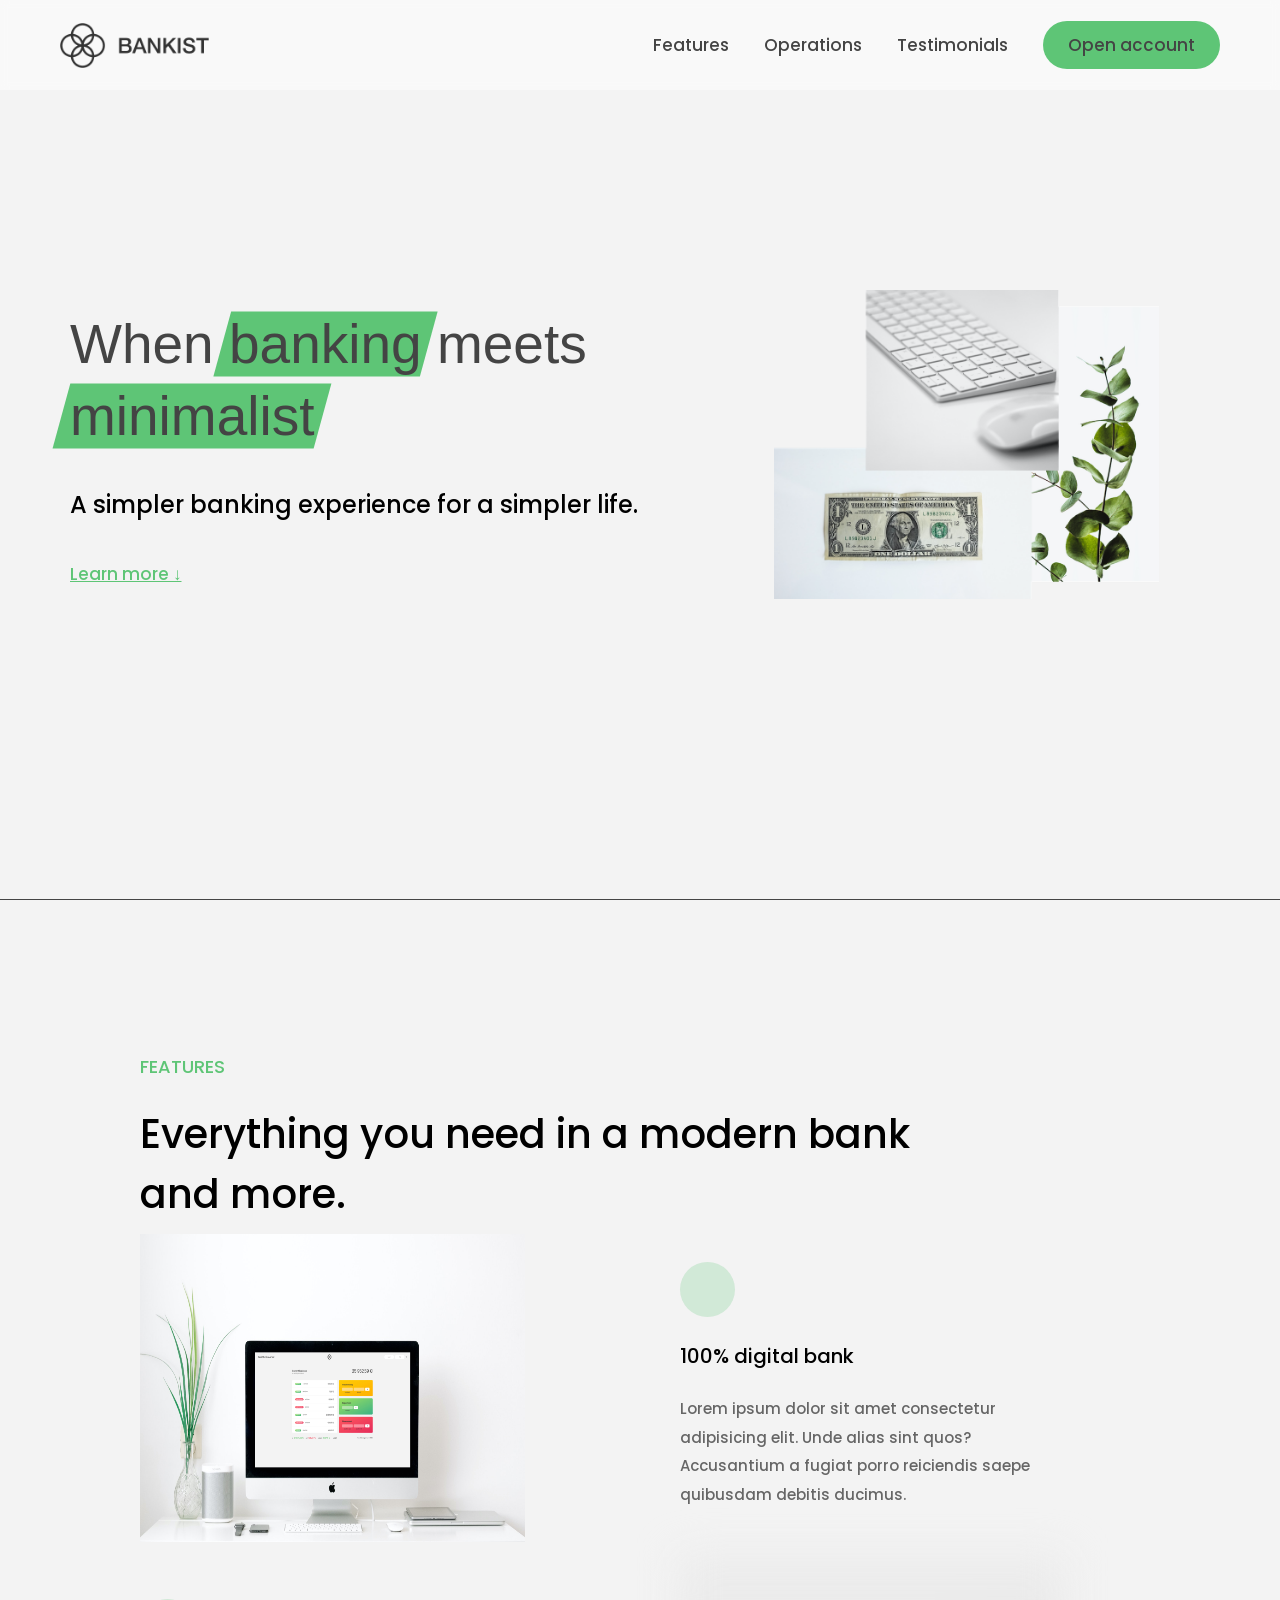
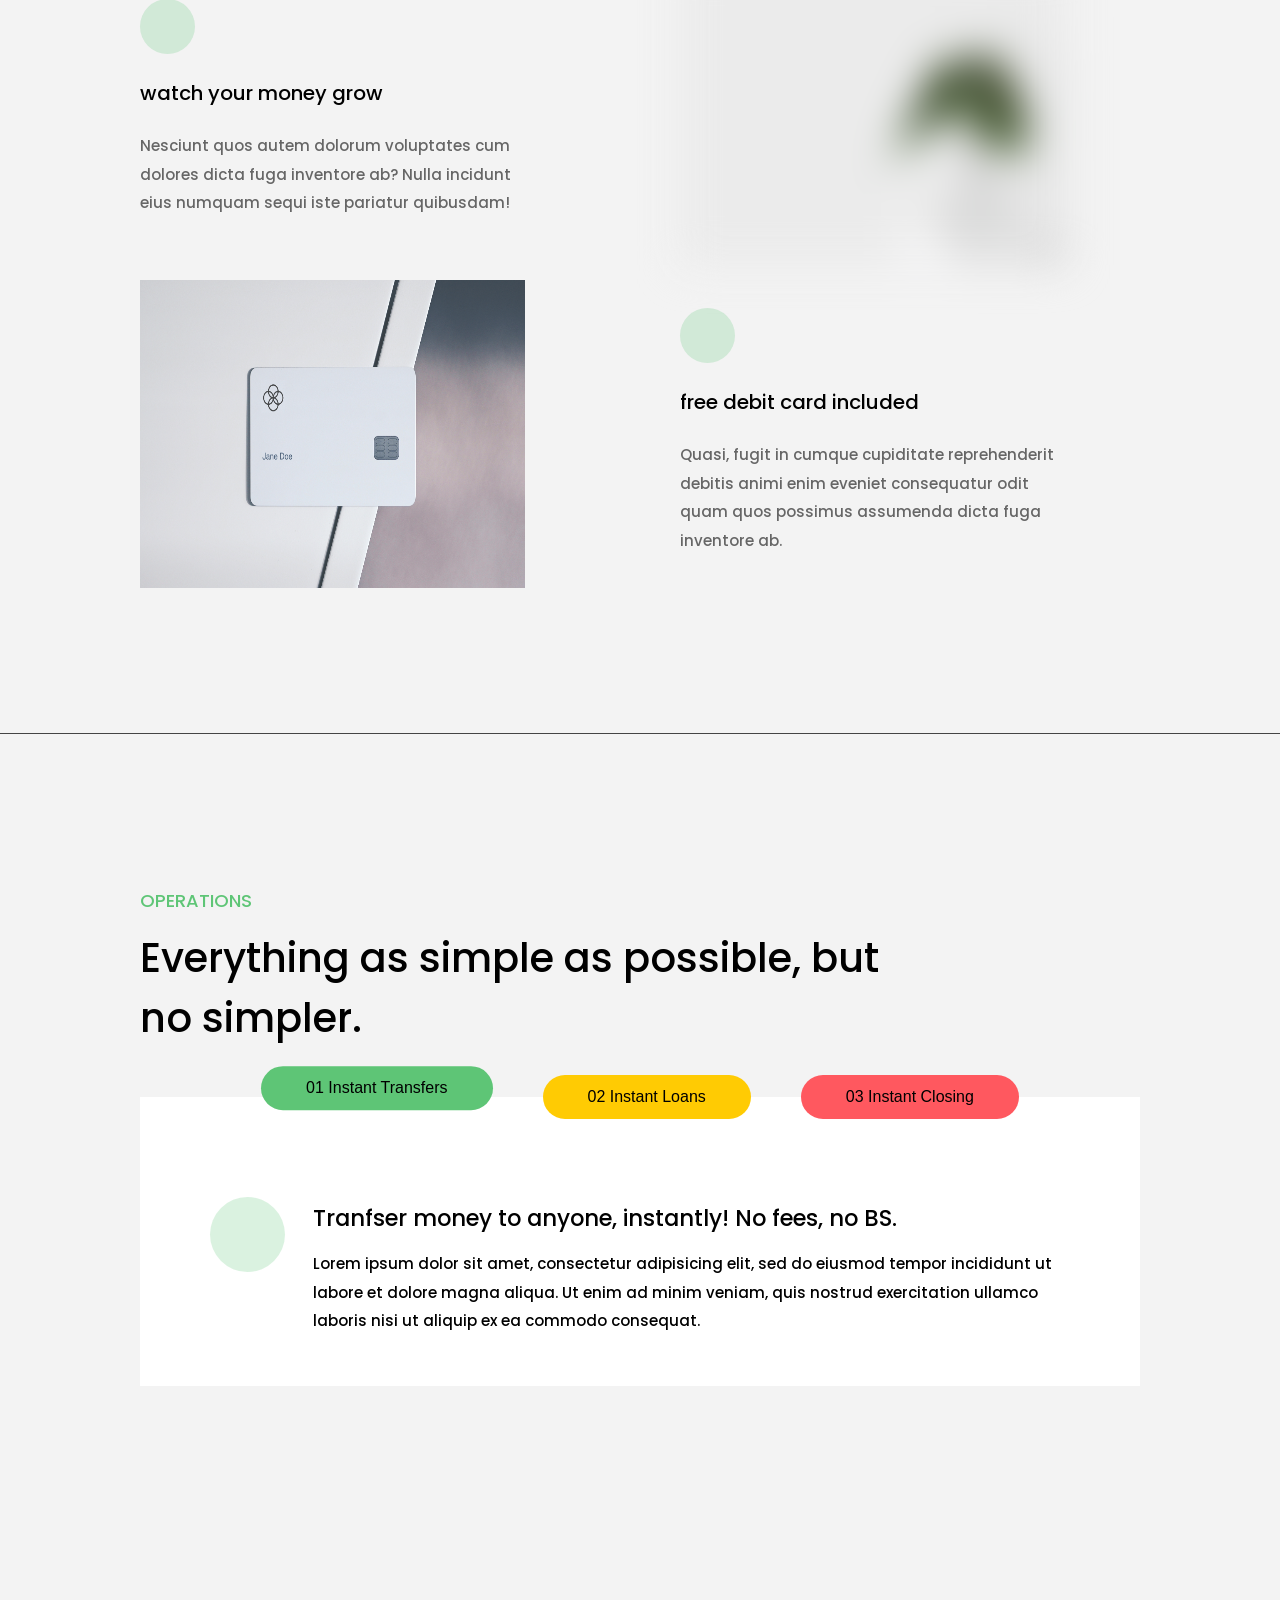
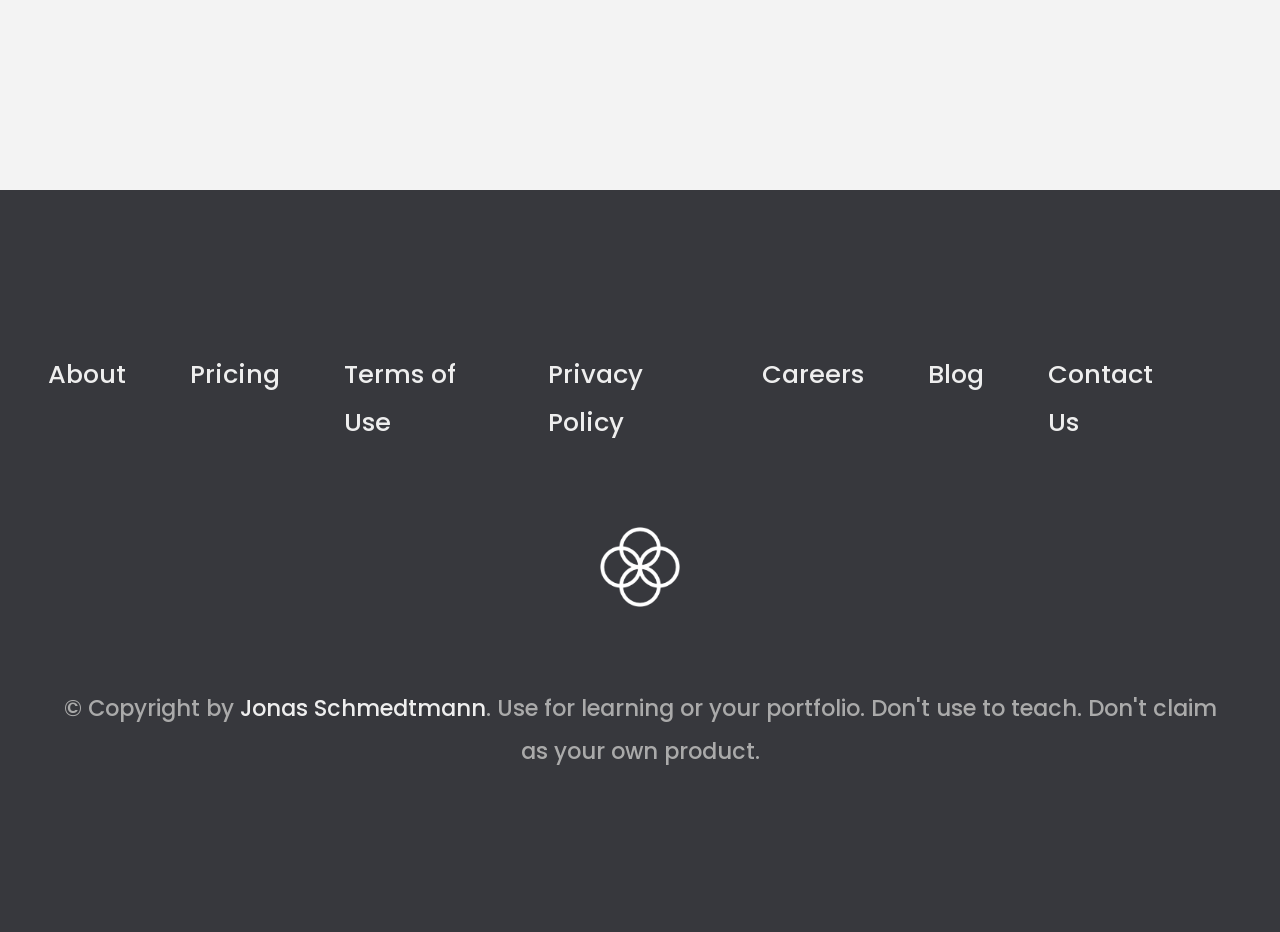
<file: Advanced-DOM-and-Events/index.html>
<!DOCTYPE html>
<html lang="en">
<head>
    <meta charset="UTF-8">
    <link rel="stylesheet" href="style.css">
    <meta name="viewport" content="width=device-width, initial-scale=1.0">
    <title>Document</title>
    <script defer src="script.js"></script>
</head>
<link rel="preconnect" href="https://fonts.googleapis.com">
<link rel="preconnect" href="https://fonts.gstatic.com" crossorigin>
<link href="https://fonts.googleapis.com/css2?family=Abril+Fatface&family=Caveat:wght@400..700&family=Indie+Flower&family=Inter:ital,opsz,wght@0,14..32,100..900;1,14..32,100..900&family=Julius+Sans+One&family=Libre+Baskerville:ital,wght@0,400..700;1,400..700&family=Lobster&family=Lobster+Two:ital,wght@0,400;0,700;1,400;1,700&family=Montenegrin+Gothic+One&family=Nunito:ital,wght@0,200..1000;1,200..1000&family=Poppins:ital,wght@0,100;0,200;0,300;0,400;0,500;0,600;0,700;0,800;0,900;1,100;1,200;1,300;1,400;1,500;1,600;1,700;1,800;1,900&family=Press+Start+2P&family=Sono:wght,MONO@200..800,1&family=Unbounded:wght@200..900&display=swap" rel="stylesheet">
<body>
    <nav class="nav">
        <img src="./img/logo.png" class="logo" height="45">
        <div class="lists">
            <a href="#section-1" class="features-list link">Features</a>
            <a href="#section-2" class="link">Operations</a>
            <a href="#section-3" class="link">Testimonials</a>
            <a href="#" class="open-acc  open-button link">Open account </a>
        </div>
    </nav>

    <!-- home page -->
    <section class="home-page">
        <div class="home-page__left">
            <h1>When <span>banking</span> meets <span>minimalist</span></h1>
            <p>A simpler banking experience for a simpler life.</p>
            <a href="#" class="learn-more">Learn more ↓</a>
        </div>

        <div class="home-page__right">
            <img src="./img/hero.png">
        </div>
    </section>

    <!-- features page -->
    <section class="features-page section" id="section-1">
        <h2>FEATURES<h2>
        <h3>Everything you need in a modern bank and more.</h3>
        <div class="features-page__features-box">
            <img src="./img/digital-lazy.jpg" data-src="./img/digital.jpg" class="lazy-img">
            <div class="features-page__features-box__digital-bank box">
                <div class="circle"></div>
                <h4>100% digital bank</h4>
                <p>Lorem ipsum dolor sit amet consectetur adipisicing elit. Unde alias sint quos? Accusantium a fugiat porro reiciendis saepe quibusdam debitis ducimus.</p>
            </div>

            <div class="features-page__features-box__grow box">
                <div class="circle"></div>
                <h4>watch your money grow</h4>
                <p>Nesciunt quos autem dolorum voluptates cum dolores dicta fuga inventore ab? Nulla incidunt eius numquam sequi iste pariatur quibusdam!</p>
            </div>

             <img src="./img/grow-lazy.jpg" data-src="./img/grow.jpg" class="lazy-img">
            <div class="features-page__features-box__included box">
                <div class="circle"></div>
                <h4>free debit card included</h4>
                <p>Quasi, fugit in cumque cupiditate reprehenderit debitis animi enim eveniet consequatur odit quam quos possimus assumenda dicta fuga inventore ab.</p>
            </div>
             <img src="./img/card-lazy.jpg" data-src="./img/card.jpg" class="lazy-img">
        </div>
    </section>

     <!-- operations page -->
    <section class="operations-page section" id="section-2">
        <h2>OPERATIONS<h2>
        <h3>Everything as simple as possible, but no simpler.</h3>
        <div class="container">
            <div class="container__tabs">
                <button class="operations__btn operations__btn--1 operations__btn--active" data-tab="1">01 Instant Transfers</button>
                <button class="operations__btn  operations__btn--2" data-tab="2">02 Instant Loans</button>
                <button class="operations__btn  operations__btn--3" data-tab="3">03 Instant Closing</button>
            </div>

            <div class="container__contents container__contents--1 container__contents--active">
                <div class="circle2a"></div>
                <div>
                    <h5>Tranfser money to anyone, instantly! No fees, no BS.</h5>
                    <p>Lorem ipsum dolor sit amet, consectetur adipisicing elit, sed do eiusmod tempor incididunt ut labore et dolore magna aliqua. Ut enim ad minim veniam, quis nostrud exercitation ullamco laboris nisi ut aliquip ex ea commodo consequat.</p>
                </div>
            </div>

             <div class="container__contents  container__contents--2">
                <div class="circle2b"></div>
                <div>
                    <h5>Buy a home or make your dreams come true, with instant loans.</h5>
                    <p> Duis aute irure dolor in reprehenderit in voluptate velit ess cillum dolore eu fugiat nulla pariatur. Excepteur sint occaecat cupidatat non proident, sunt in culpa qui officia deserunt mollit anim id est laborum.</p>
                </div>
            </div>

             <div class="container__contents  container__contents--3">
                <div class="circle2c"></div>
                <div>
                    <h5>No longer need your account? No problem! Close it instantly.</h5>
                    <p> Excepteur sint occaecat cupidatat non proident, sunt in culpa qui officia deserunt mollit anim id est laborum. Ut enim ad minim veniam, quis nostrud exercitation ullamco laboris nisi ut aliquip exea commodo consequat.</p>
                </div>
            </div>
        </div>
     </section>

     <!-- slider page -->
      <!-- <section class="slider-page" id="section-3">
        <div class="img-container">
            <img src="./slider-imgs/john-fowler-03Pv2Ikm5Hk-unsplash.jpg" class="slide-img">
            <img src="./slider-imgs/marek-piwnicki-NwZmYW5ETnE-unsplash.jpg" class="slide-img">
            <img src="./slider-imgs/pietro-de-grandi-T7K4aEPoGGk-unsplash.jpg" class="slide-img">
            <img src="./slider-imgs/pine-watt-2Hzmz15wGik-unsplash.jpg" class="slide-img">
            <button class="slide-btn slide-btn-right">→</button>
            <button class="slide-btn slide-btn-left">←</button>
            <div class="dots"></div>
        </div>
      </section> -->

      <!-- Not Sure Yet page -->
    <section class="not-sure section" id="section-3">
        <h5>Not sure yet?</h5>
        <p>Millions of Bankists are already making their lifes simpler.</p>
        <div class="message-container">
            <button class="slide-btn right-btn">→</button>
            <button class="slide-btn left-btn">←</button>
            <div class="slide slide-1 slide-active">
                <h3>Best financial decision ever</h3>
                <p>Bro ipsum dolor sit amet switch ride first tracks flow, dirtbag shred washboard McTwist sharkbite manny ollie stoked titanium. Bump huck endo rigid phat wheelie. Grab stunt laps berm, hellflip cornice gnar OTB sharkbite sketching air. Cork pipe clean, saddle rail reverse camber death cookies death cookies grind ride Bike laps travel. Hammerhead gnar gorby derailleur brain bucket newschooler. Bike first tracks OTB Whistler sharkbite bail.</p>
                <div class="bottom">
                    <img src="./img/user-1.jpg">
                    <div class="details">
                        <h1 class="name">Biruk Assefa</h1>
                        <h1 class="location">Bahir Dar, Ethiopia</h1>
                    </div>
                </div>
            </div>

            <div class="slide slide-2">
              <h3 class="testimonial__header">Finally free from old-school banks</h3>
            <p>
              Debitis, nihil sit minus suscipit magni aperiam vel tenetur
              incidunt commodi architecto numquam omnis nulla autem,
              necessitatibus blanditiis modi similique quidem. Odio aliquam
              culpa dicta beatae quod maiores ipsa minus consequatur error sunt,
              deleniti saepe aliquid quos inventore sequi. Necessitatibus id
              alias reiciendis, perferendis facere.
            </p>
                <div class="bottom">
                    <img src="./img/user-2.jpg">
                    <div class="details">
                        <h1 class="name">Mahidere selam</h1>
                        <h1 class="location">Las Vegas, USA</h1>
                    </div>
                </div>
            </div>

            <div class="slide slide-3">
                <h3 class="testimonial__header">The last step to becoming a complete minimalist</h3>
                <p>
                Quisquam itaque deserunt ullam, quia ea repellendus provident,
                ducimus neque ipsam modi voluptatibus doloremque, corrupti
                laborum. Incidunt numquam perferendis veritatis neque repellendus.
                Lorem, ipsum dolor sit amet consectetur adipisicing elit. Illo
                deserunt exercitationem deleniti.
                </p>
                <div class="bottom">
                    <img src="./img/user-3.jpg">
                    <div class="details">
                        <h1 class="name">Alex Abrham</h1>
                        <h1 class="location">Gondar, Ethiopia</h1>
                    </div>
                </div>
            </div>
      
        </div>
        <div class="dots"></div>
    </section>

     
     <!-- open account -->
    <div class="open-account hidden">
        <div class="bg"></div>
        <div class="content-box">
            <button class="close-btn">x</button>
            <h1>Open your bank account in just <span class="highlight">5 minutes</span></h1>
            <div class="open-account__content">
                <label for="first-name">First Name</label>
                <input type="text" id="first-name"></input>
                <label for="last-name">Last Name</label>
                <input type="text" id="last-name"></input>
                <label for="email">Email Address</label>
                <input type="text" id="email"></input>
            </div>
            <button class="open-account__btn">Next step</button>
        </div>
    </div>

      <section class="section section--sign-up">
      <div class="section__title">
        <h3 class="section__header">
          The best day to join Bankist was one year ago. The second best is
          today!
        </h3>
      </div>
      <button class="btn btn--show-modal">Open your free account today!</button>
    </section>

    <footer class="footer">
      <ul class="footer__nav">
        <li class="footer__item">
          <a class="footer__link" href="#">About</a>
        </li>
        <li class="footer__item">
          <a class="footer__link" href="#">Pricing</a>
        </li>
        <li class="footer__item">
          <a class="footer__link" href="#">Terms of Use</a>
        </li>
        <li class="footer__item">
          <a class="footer__link" href="#">Privacy Policy</a>
        </li>
        <li class="footer__item">
          <a class="footer__link" href="#">Careers</a>
        </li>
        <li class="footer__item">
          <a class="footer__link" href="#">Blog</a>
        </li>
        <li class="footer__item">
          <a class="footer__link" href="#">Contact Us</a>
        </li>
      </ul>
      <img src="img/icon.png" alt="Logo" class="footer__logo" />
      <p class="footer__copyright">
        &copy; Copyright by
        <a
          class="footer__link twitter-link"
          target="_blank"
          href="https://twitter.com/jonasschmedtman"
          >Jonas Schmedtmann</a
        >. Use for learning or your portfolio. Don't use to teach. Don't claim
        as your own product.
      </p>
    </footer>


    <!-- <script src="script.js"></script> -->
</body>
</html>
</file>
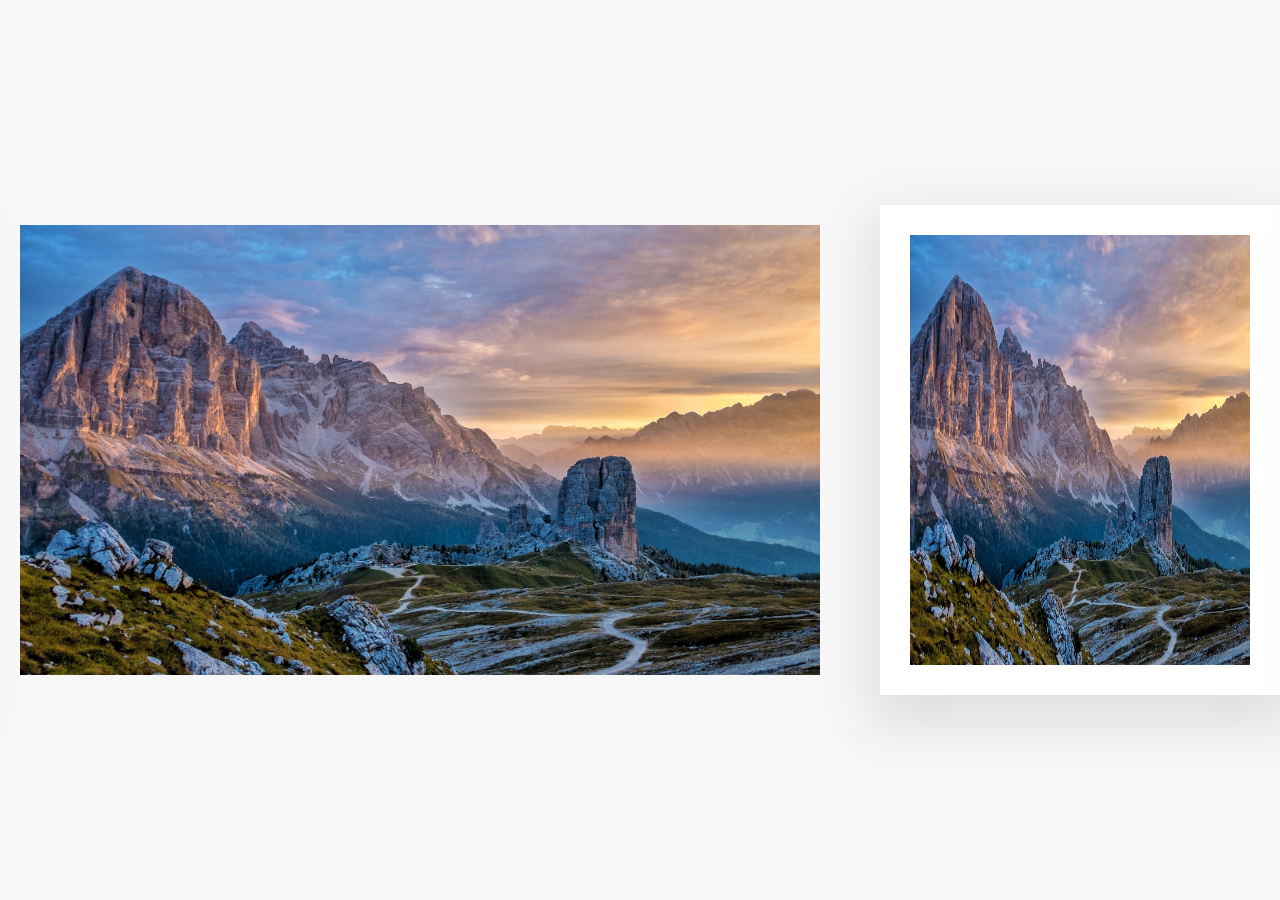
<file: Asynchronous JavaScript/index.html>
<!DOCTYPE html>
<html lang="en">
  <head>
    <meta charset="UTF-8" />
    <meta name="viewport" content="width=device-width, initial-scale=1.0" />
    <meta http-equiv="X-UA-Compatible" content="ie=edge" />
    <link rel="stylesheet" href="style.css" />
    <script defer src="script.js"></script>
    <title>Asynchronous JavaScript</title>
  </head>
  <body>
    <main class="container">
      <div class="countries">
         
        <!-- <article class="country">
          <img class="country__img" src="" />
          <div class="country__data">
            <h3 class="country__name">COUNTRY</h3>
            <h4 class="country__region">REGION</h4>
            <p class="country__row"><span>👫</span>POP people</p>
            <p class="country__row"><span>🗣️</span>LANG</p>
            <p class="country__row"><span>💰</span>CUR</p>
          </div>
        </article>  -->
       
      </div>
      <!-- <button class="btn-country">Where am I?</button> -->
      <div class="images"></div>
    </main>
  </body>
</html>
</file>
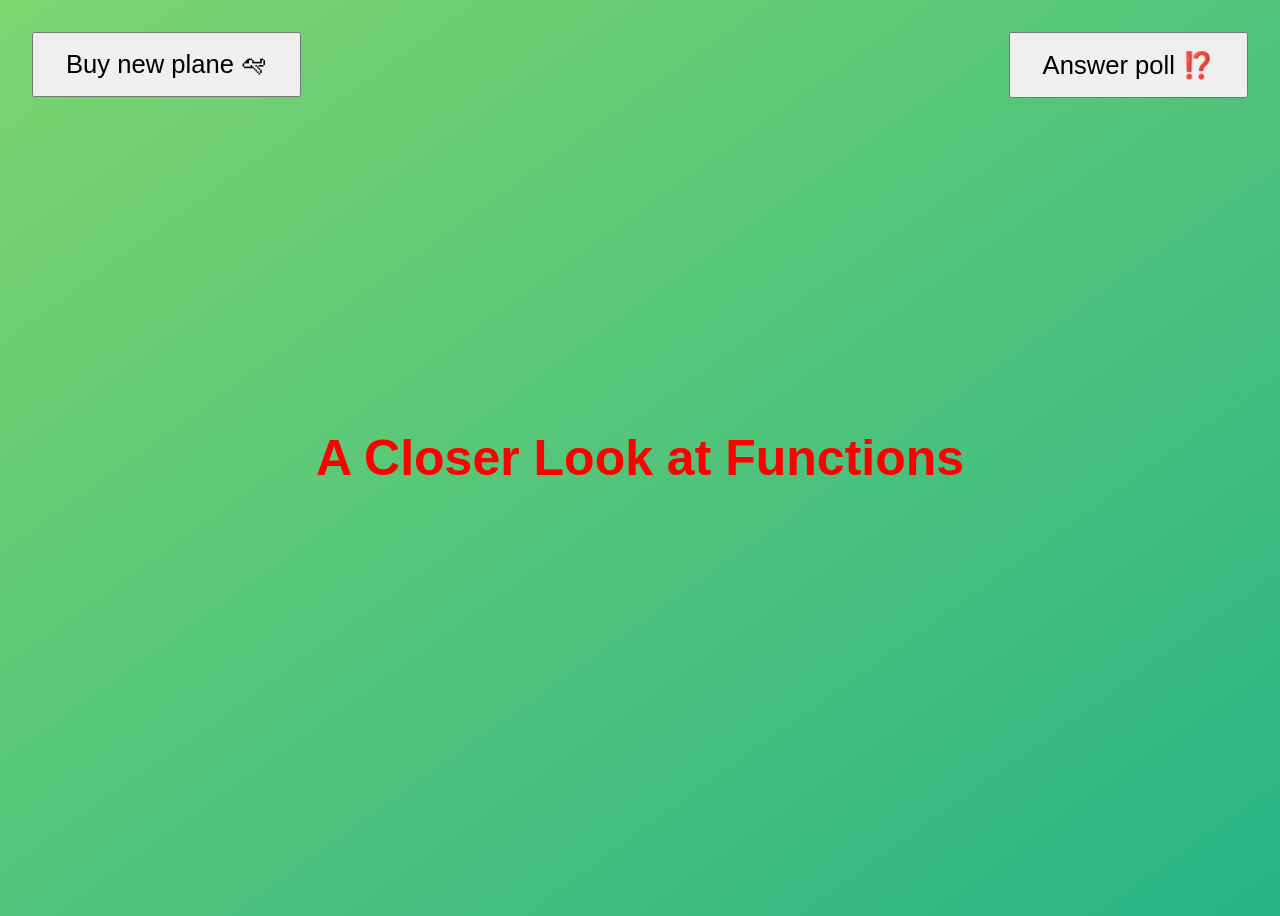
<file: Closer-Look-At-Functions/index.html>
<!DOCTYPE html>
<html lang="en">
  <head>
    <meta charset="UTF-8" />
    <meta name="viewport" content="width=device-width, initial-scale=1.0" />
    <meta http-equiv="X-UA-Compatible" content="ie=edge" />
    <title>A Closer Look at Functions</title>
    <style>
      body {
        height: 100vh;
        display: flex;
        align-items: center;
        background: linear-gradient(to top left, #28b487, #7dd56f);
      }
      h1 {
        font-family: sans-serif;
        font-size: 50px;
        line-height: 1.3;
        width: 100%;
        padding: 30px;
        text-align: center;
        color: white;
      }
      .buy,
      .poll {
        font-size: 1.6rem;
        padding: 1rem 2rem;
        position: absolute;
        top: 2rem;
      }
      .buy {
        left: 2rem;
      }
      .poll {
        right: 2rem;
      }
    </style>
  </head>
  <body>
    <h1>A Closer Look at Functions</h1>
    <button class="buy">Buy new plane 🛩</button>
    <button class="poll">Answer poll ⁉️</button>
    <script src="script.js"></script>
  </body>
</html>
</file>
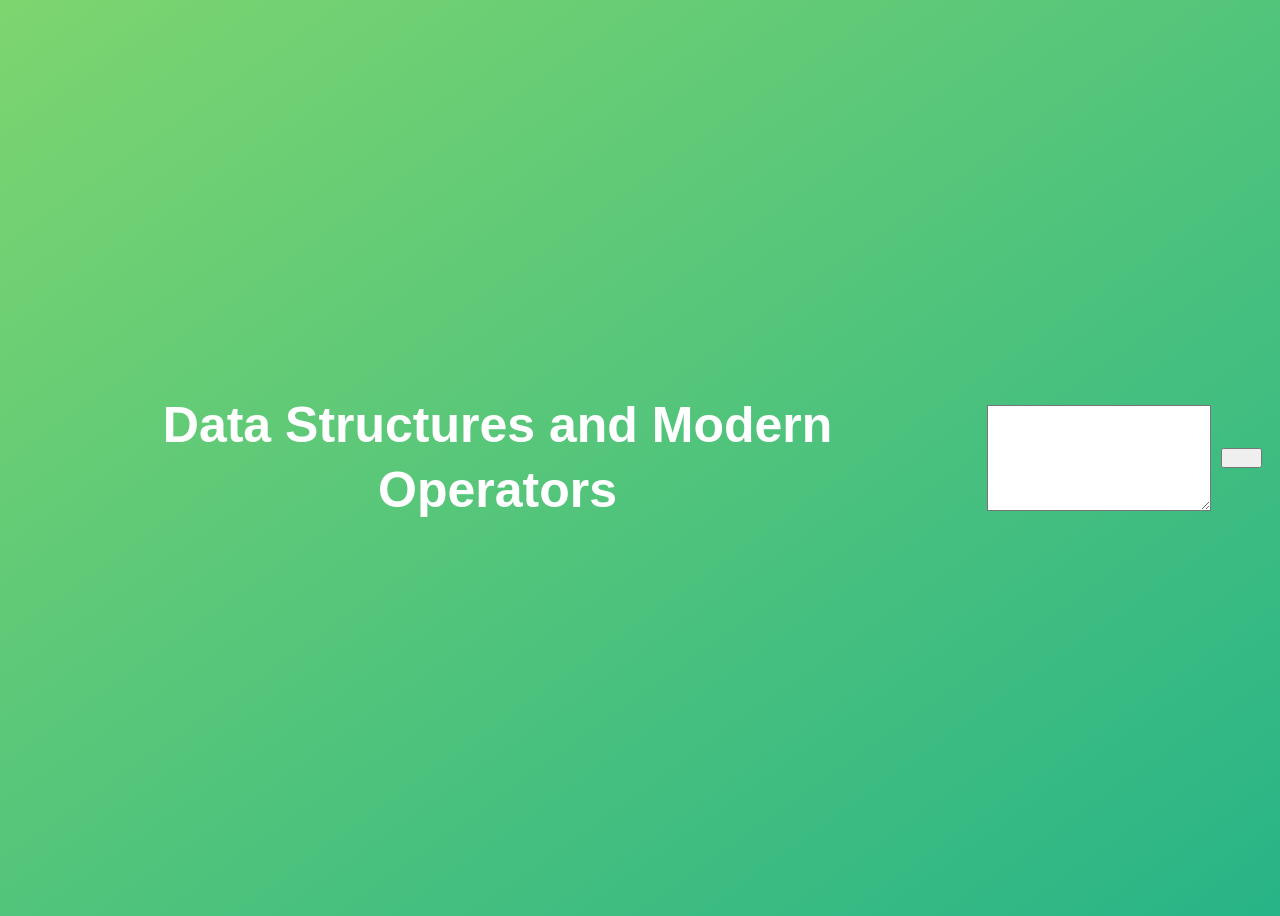
<file: Data-Structures-Operators/index.html>
<!DOCTYPE html>
<html lang="en">
  <head>
    <meta charset="UTF-8" />
    <meta name="viewport" content="width=device-width, initial-scale=1.0" />
    <meta http-equiv="X-UA-Compatible" content="ie=edge" />
    <title>Data Structures and Modern Operators</title>
    <style>
      body {
        height: 100vh;
        display: flex;
        align-items: center;
        background: linear-gradient(to top left, #28b487, #7dd56f);
      }
      h1 {
        font-family: sans-serif;
        font-size: 50px;
        line-height: 1.3;
        width: 100%;
        padding: 30px;
        text-align: center;
        color: white;
      }
      button {
        width: 50px;
        height: 20px;
        margin: 10px;
      }
      textarea {
        width: 300px;
        height: 100px;
        background-color: white;
      }
    </style>
  </head>
  <body>
    <h1>Data Structures and Modern Operators</h1>
    <textarea type="text"></textarea>
    <button></button>
    <script src="script.js"></script>
  </body>
</html>
</file>
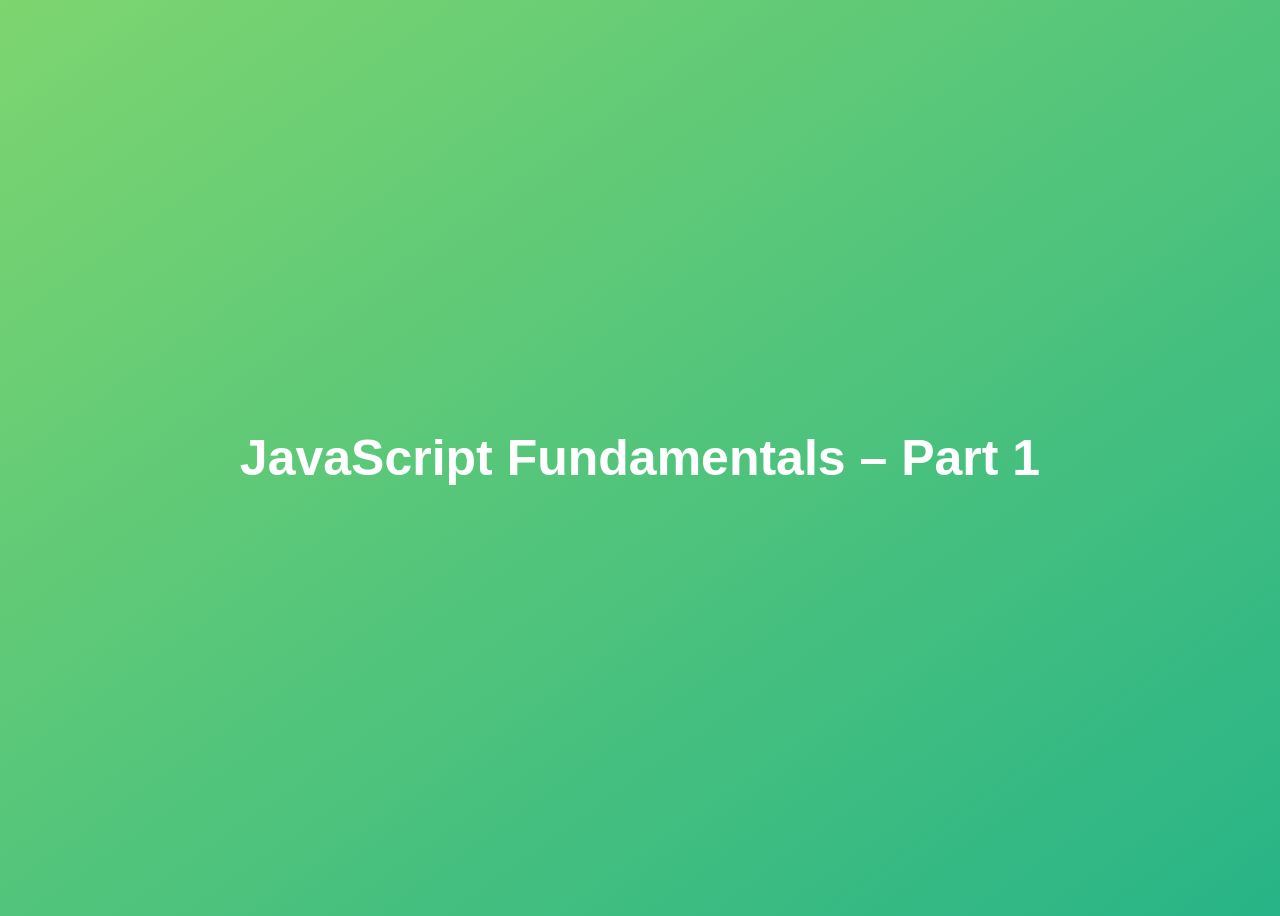
<file: js-fundamentals-part-01/index.html>
<!DOCTYPE html>
<html lang="en">
  <head>
    <meta charset="UTF-8" />
    <meta name="viewport" content="width=device-width, initial-scale=1.0" />
    <meta http-equiv="X-UA-Compatible" content="ie=edge" />
    <title>JavaScript Fundamentals – Part 1</title>
    <style>
      body {
        height: 100vh;
        display: flex;
        align-items: center;
        background: linear-gradient(to top left, #28b487, #7dd56f);
      }
      h1 {
        font-family: sans-serif;
        font-size: 50px;
        line-height: 1.3;
        width: 100%;
        padding: 30px;
        text-align: center;
        color: white;
      }
    </style>
  </head>
  <body>
    <h1>JavaScript Fundamentals – Part 1</h1>
    <script src="script.js"></script>
  </body>
</html>
</file>
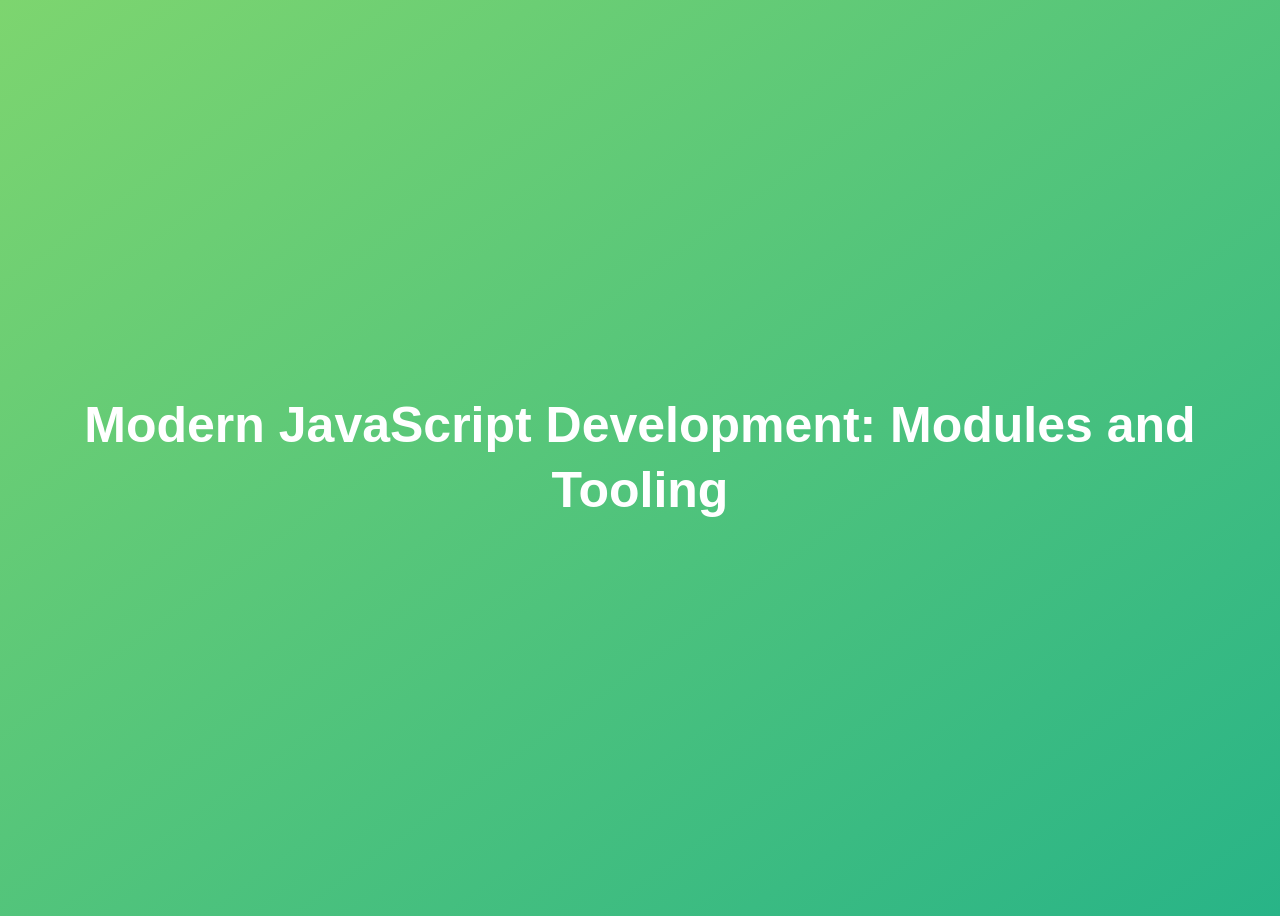
<file: Modern JS Development-Modules-Tooling-Functional/index.html>
<!DOCTYPE html>
<html lang="en">
  <head>
    <meta charset="UTF-8" />
    <meta name="viewport" content="width=device-width, initial-scale=1.0" />
    <meta http-equiv="X-UA-Compatible" content="ie=edge" />
    <script type="module" defer src="script.js"></script>
    <title>Modern JavaScript Development: Modules and Tooling</title>
    <style>
      body {
        height: 100vh;
        display: flex;
        align-items: center;
        background: linear-gradient(to top left, #28b487, #7dd56f);
      }
      h1 {
        font-family: sans-serif;
        font-size: 50px;
        line-height: 1.3;
        width: 100%;
        padding: 30px;
        text-align: center;
        color: white;
      }
    </style>
  </head>
  <body>
    <h1>Modern JavaScript Development: Modules and Tooling</h1>
  </body>
</html>
</file>
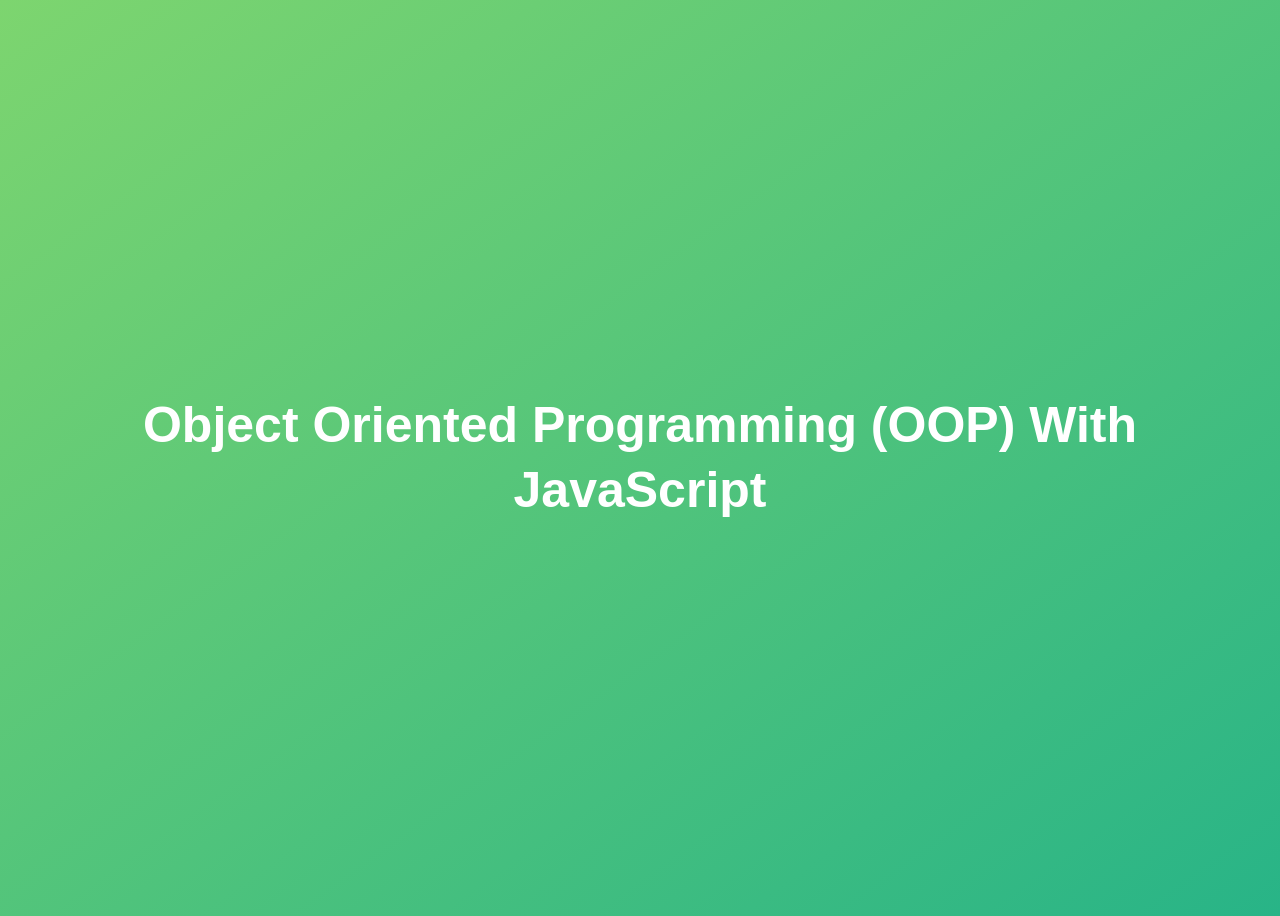
<file: Object-Oriented-Programming(OOP)/index.html>
<!DOCTYPE html>
<html lang="en">
  <head>
    <meta charset="UTF-8" />
    <meta name="viewport" content="width=device-width, initial-scale=1.0" />
    <meta http-equiv="X-UA-Compatible" content="ie=edge" />
    <title>Object Oriented Programming (OOP) With JavaScript</title>
    <style>
      body {
        height: 100vh;
        display: flex;
        align-items: center;
        background: linear-gradient(to top left, #28b487, #7dd56f);
      }
      h1 {
        font-family: sans-serif;
        font-size: 50px;
        line-height: 1.3;
        width: 100%;
        padding: 30px;
        text-align: center;
        color: white;
      }
    </style>
    <script defer src="script.js"></script>
  </head>
  <body>
    <h1>Object Oriented Programming (OOP) With JavaScript</h1>
  </body>
</html>
</file>
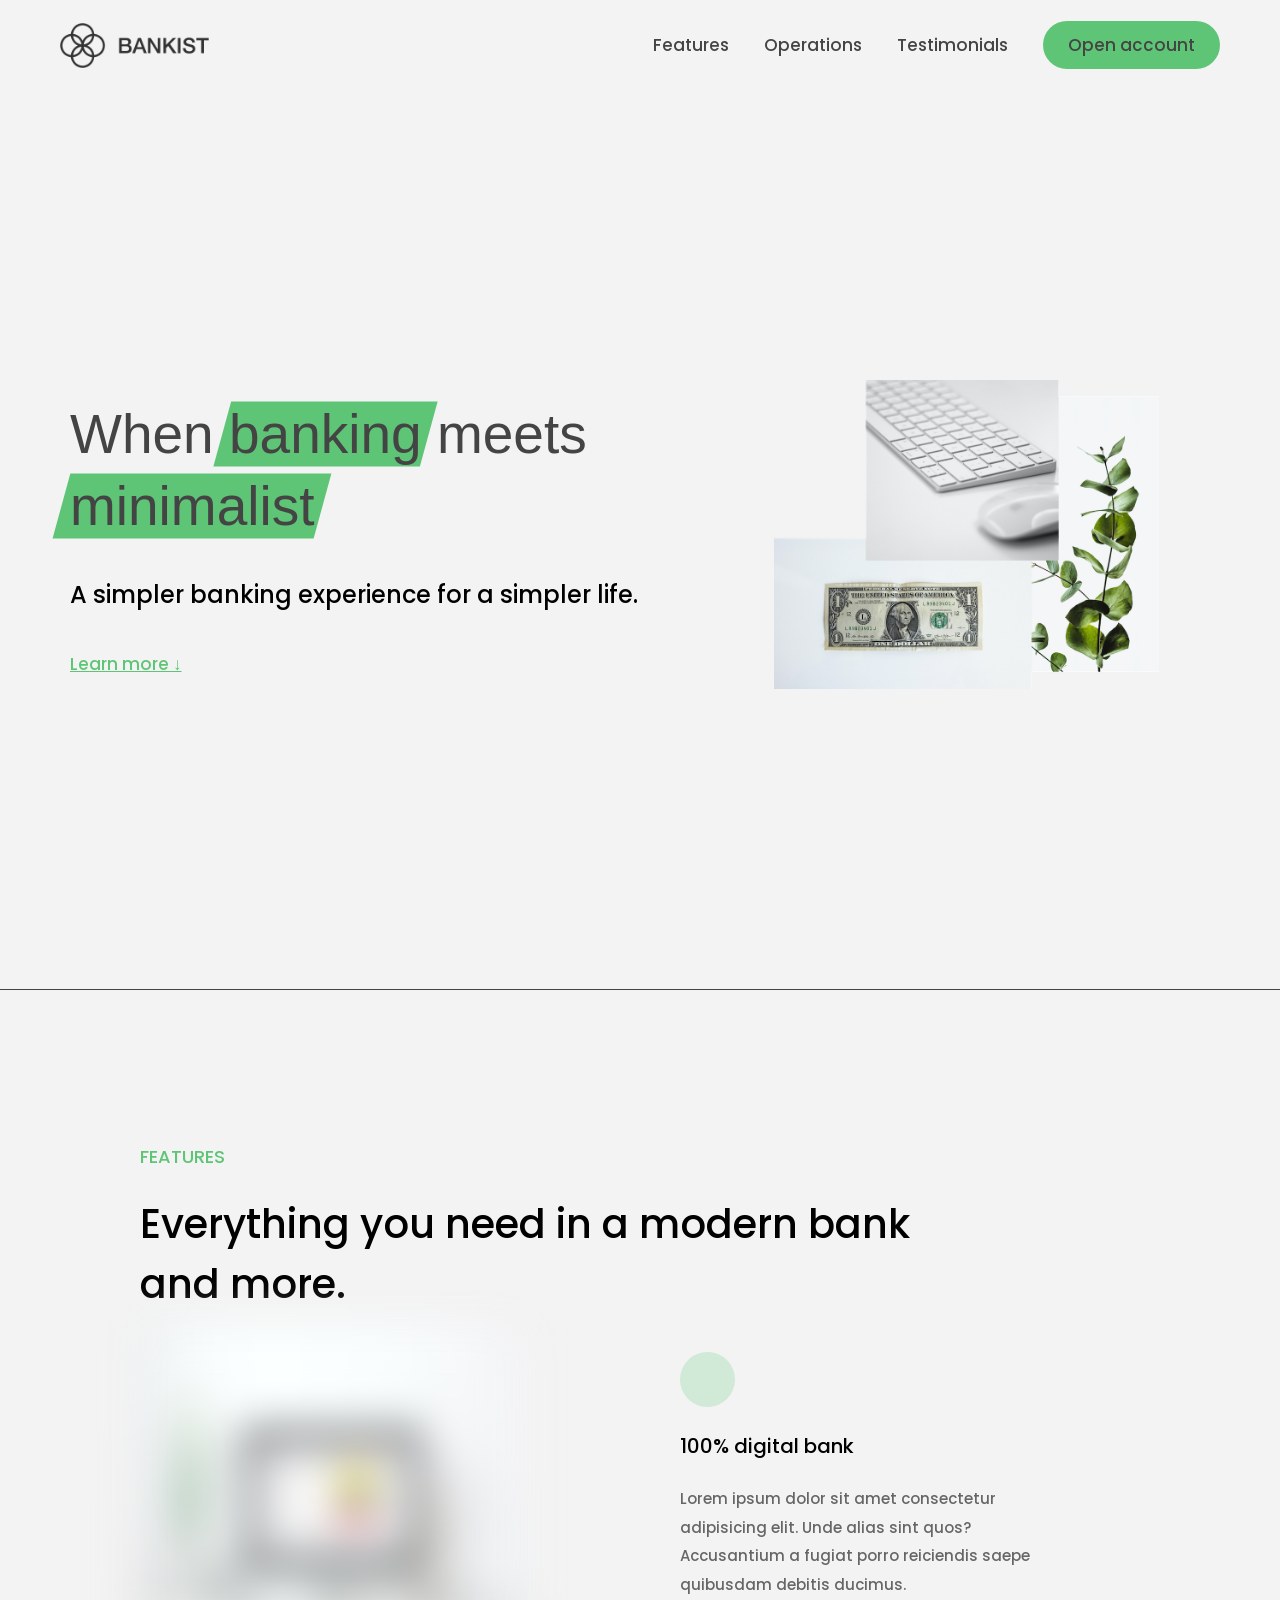
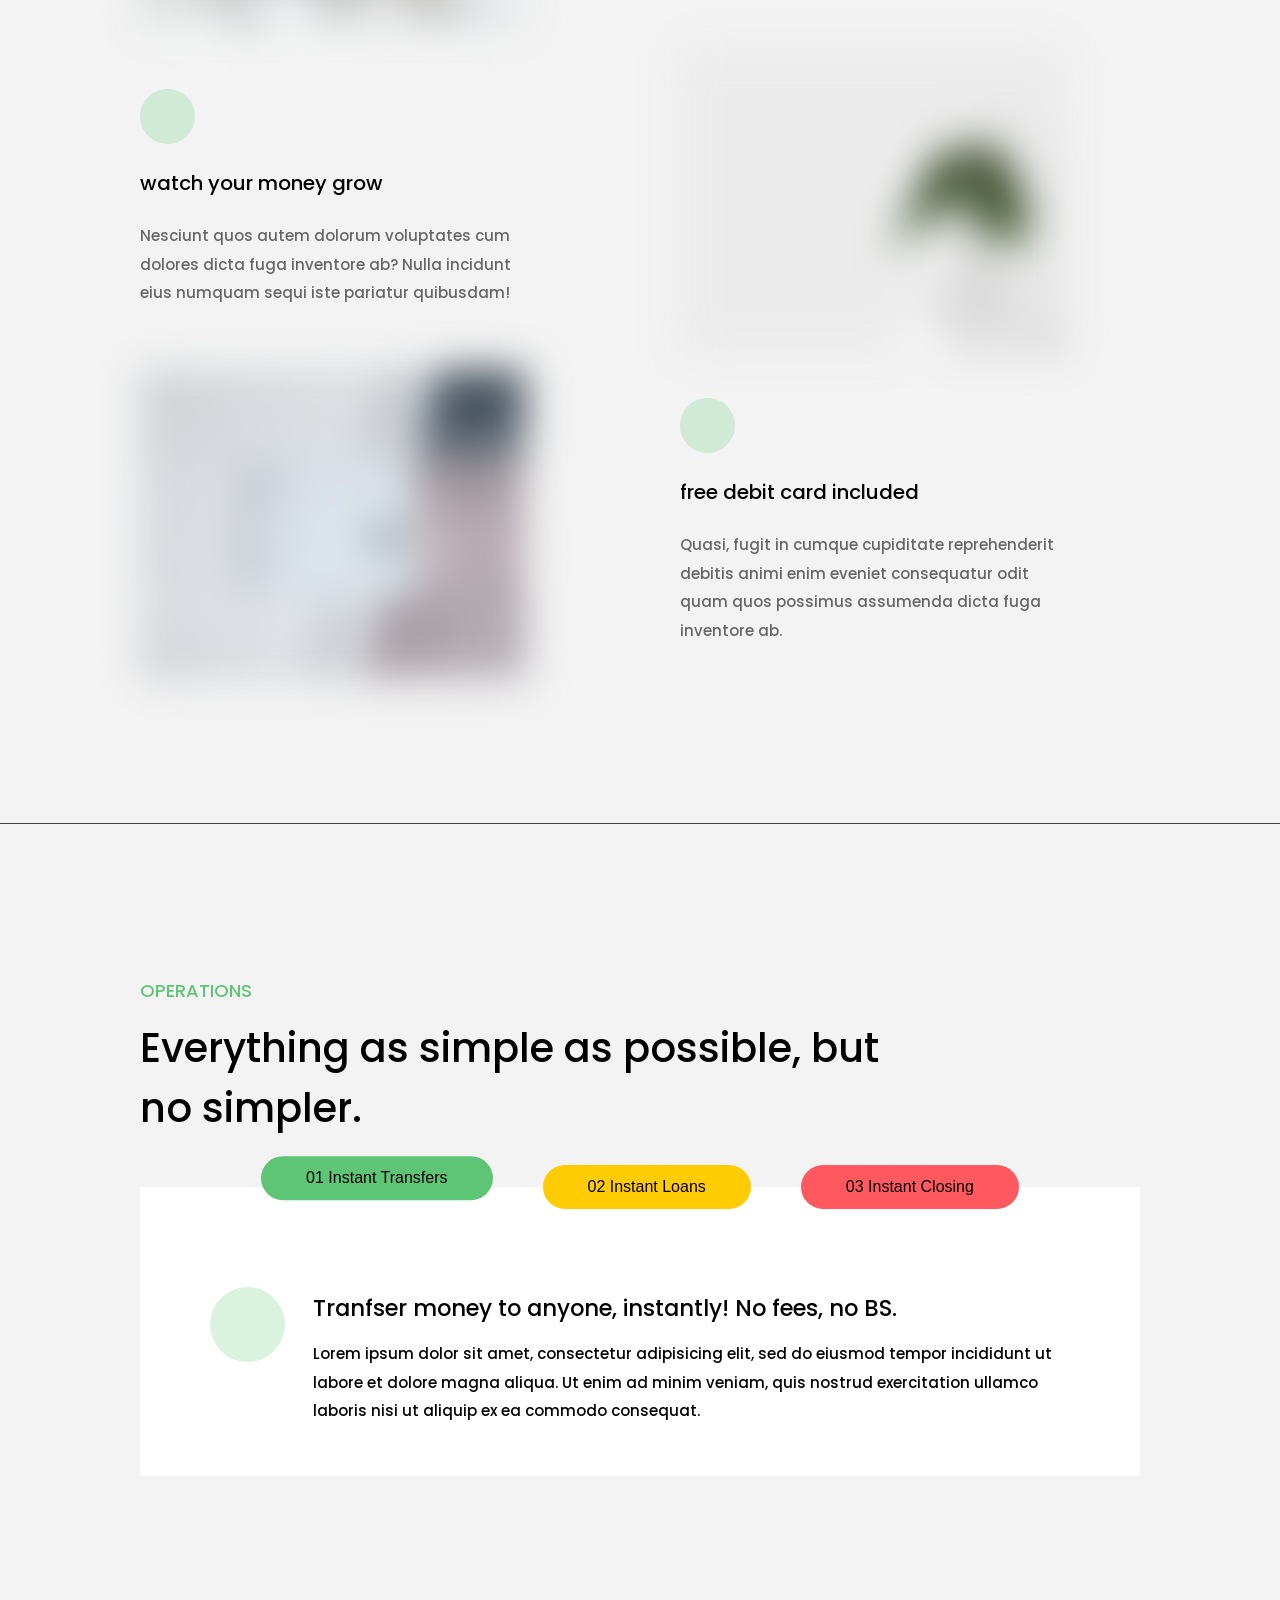
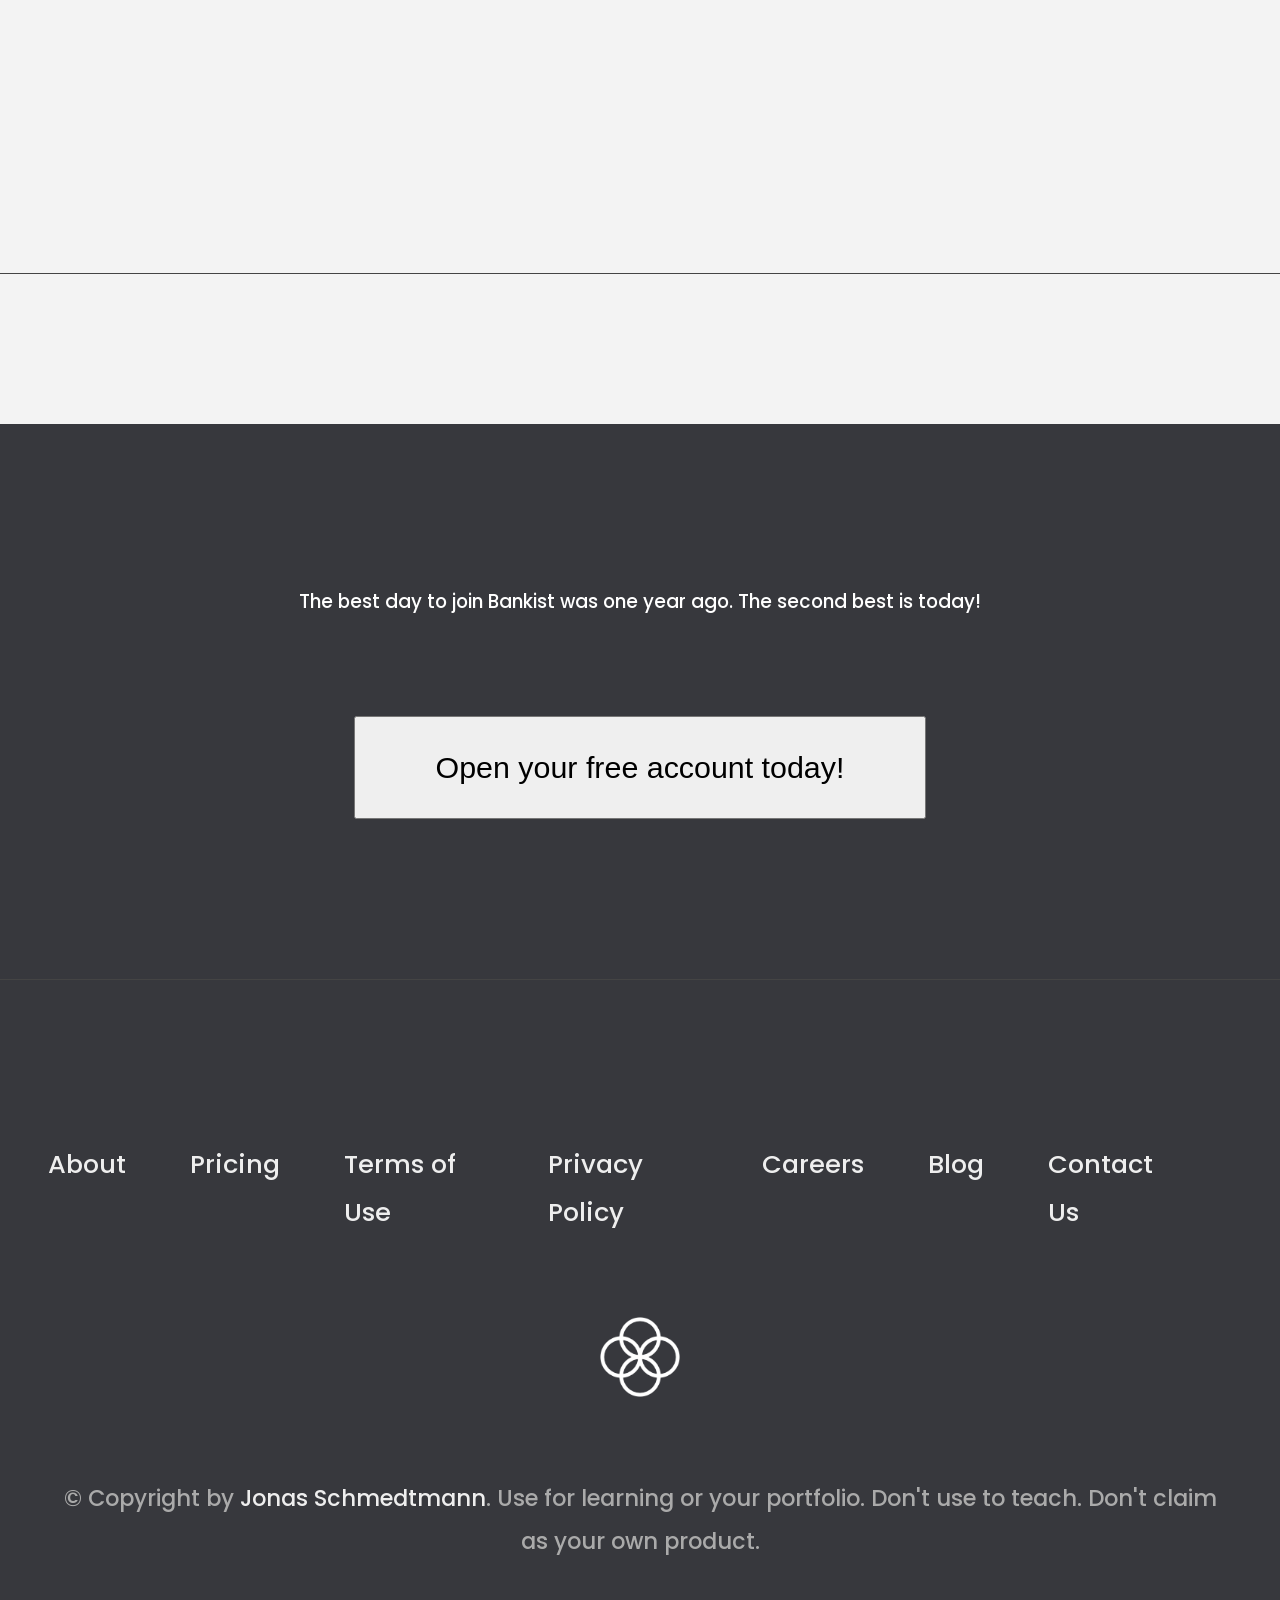
<file: practice-2/index.html>
<!DOCTYPE html>
<html lang="en">
<head>
    <meta charset="UTF-8">
    <link rel="stylesheet" href="style.css">
    <meta name="viewport" content="width=device-width, initial-scale=1.0">
    <title>Document</title>
</head>
<link rel="preconnect" href="https://fonts.googleapis.com">
<link rel="preconnect" href="https://fonts.gstatic.com" crossorigin>
<link href="https://fonts.googleapis.com/css2?family=Abril+Fatface&family=Caveat:wght@400..700&family=Indie+Flower&family=Inter:ital,opsz,wght@0,14..32,100..900;1,14..32,100..900&family=Julius+Sans+One&family=Libre+Baskerville:ital,wght@0,400..700;1,400..700&family=Lobster&family=Lobster+Two:ital,wght@0,400;0,700;1,400;1,700&family=Montenegrin+Gothic+One&family=Nunito:ital,wght@0,200..1000;1,200..1000&family=Poppins:ital,wght@0,100;0,200;0,300;0,400;0,500;0,600;0,700;0,800;0,900;1,100;1,200;1,300;1,400;1,500;1,600;1,700;1,800;1,900&family=Press+Start+2P&family=Sono:wght,MONO@200..800,1&family=Unbounded:wght@200..900&display=swap" rel="stylesheet">
<body>
    <nav class="nav">
        <img src="./img/logo.png" class="logo" height="45">
        <div class="lists">
            <a href="#section-1" class="features-list link">Features</a>
            <a href="#section-2" class="link">Operations</a>
            <a href="#section-3" class="link">Testimonials</a>
            <a href="#" class="open-acc  open-button link">Open account </a>
        </div>
    </nav>

    <!-- home page -->
    <section class="home-page">
        <div class="home-page__left">
            <h1>When <span>banking</span> meets <span>minimalist</span></h1>
            <p>A simpler banking experience for a simpler life.</p>
            <a href="#" class="learn-more">Learn more ↓</a>
        </div>

        <div class="home-page__right">
            <img src="./img/hero.png">
        </div>
    </section>

    <!-- features page -->
    <section class="features-page section" id="section-1">
        <h2>FEATURES<h2>
        <h3>Everything you need in a modern bank and more.</h3>
        <div class="features-page__features-box">
            <img src="./img/digital-lazy.jpg" data-src="./img/digital.jpg" class="lazy-img">
            <div class="features-page__features-box__digital-bank box">
                <div class="circle"></div>
                <h4>100% digital bank</h4>
                <p>Lorem ipsum dolor sit amet consectetur adipisicing elit. Unde alias sint quos? Accusantium a fugiat porro reiciendis saepe quibusdam debitis ducimus.</p>
            </div>

            <div class="features-page__features-box__grow box">
                <div class="circle"></div>
                <h4>watch your money grow</h4>
                <p>Nesciunt quos autem dolorum voluptates cum dolores dicta fuga inventore ab? Nulla incidunt eius numquam sequi iste pariatur quibusdam!</p>
            </div>

             <img src="./img/grow-lazy.jpg" data-src="./img/grow.jpg" class="lazy-img">
            <div class="features-page__features-box__included box">
                <div class="circle"></div>
                <h4>free debit card included</h4>
                <p>Quasi, fugit in cumque cupiditate reprehenderit debitis animi enim eveniet consequatur odit quam quos possimus assumenda dicta fuga inventore ab.</p>
            </div>
             <img src="./img/card-lazy.jpg" data-src="./img/card.jpg" class="lazy-img">
        </div>
    </section>

     <!-- operations page -->
    <section class="operations-page section" id="section-2">
        <h2>OPERATIONS<h2>
        <h3>Everything as simple as possible, but no simpler.</h3>
        <div class="container">
            <div class="container__tabs">
                <button class="operations__btn operations__btn--1 operations__btn--active" data-tab="1">01 Instant Transfers</button>
                <button class="operations__btn  operations__btn--2" data-tab="2">02 Instant Loans</button>
                <button class="operations__btn  operations__btn--3" data-tab="3">03 Instant Closing</button>
            </div>

            <div class="container__contents container__contents--1 container__contents--active">
                <div class="circle2a"></div>
                <div>
                    <h5>Tranfser money to anyone, instantly! No fees, no BS.</h5>
                    <p>Lorem ipsum dolor sit amet, consectetur adipisicing elit, sed do eiusmod tempor incididunt ut labore et dolore magna aliqua. Ut enim ad minim veniam, quis nostrud exercitation ullamco laboris nisi ut aliquip ex ea commodo consequat.</p>
                </div>
            </div>

             <div class="container__contents  container__contents--2">
                <div class="circle2b"></div>
                <div>
                    <h5>Buy a home or make your dreams come true, with instant loans.</h5>
                    <p> Duis aute irure dolor in reprehenderit in voluptate velit ess cillum dolore eu fugiat nulla pariatur. Excepteur sint occaecat cupidatat non proident, sunt in culpa qui officia deserunt mollit anim id est laborum.</p>
                </div>
            </div>

             <div class="container__contents  container__contents--3">
                <div class="circle2c"></div>
                <div>
                    <h5>No longer need your account? No problem! Close it instantly.</h5>
                    <p> Excepteur sint occaecat cupidatat non proident, sunt in culpa qui officia deserunt mollit anim id est laborum. Ut enim ad minim veniam, quis nostrud exercitation ullamco laboris nisi ut aliquip exea commodo consequat.</p>
                </div>
            </div>
        </div>
     </section>

     <!-- slider page
      <section class="slider-page" id="section-3">
        <div class="img-container">
            <img src="./slider-imgs/john-fowler-03Pv2Ikm5Hk-unsplash.jpg" class="slide-img">
            <img src="./slider-imgs/marek-piwnicki-NwZmYW5ETnE-unsplash.jpg" class="slide-img">
            <img src="./slider-imgs/pietro-de-grandi-T7K4aEPoGGk-unsplash.jpg" class="slide-img">
            <img src="./slider-imgs/pine-watt-2Hzmz15wGik-unsplash.jpg" class="slide-img">
            <button class="slide-btn slide-btn-right">→</button>
            <button class="slide-btn slide-btn-left">←</button>
        </div>
      </section> -->

     
     
     <!-- open account -->
    <div class="open-account hidden">
        <div class="bg"></div>
        <div class="content-box">
            <button class="close-btn">x</button>
            <h1>Open your bank account in just <span class="highlight">5 minutes</span></h1>
            <div class="open-account__content">
                <label for="first-name">First Name</label>
                <input type="text" id="first-name"></input>
                <label for="last-name">Last Name</label>
                <input type="text" id="last-name"></input>
                <label for="email">Email Address</label>
                <input type="text" id="email"></input>
            </div>
            <button class="open-account__btn">Next step</button>
        </div>
    </div>

    <!-- sign up page -->
    <section class="section section--sign-up">
      <div class="section__title">
        <h3 class="section__header">
          The best day to join Bankist was one year ago. The second best is
          today!
        </h3>
      </div>
      <button class="btn btn--show-modal">Open your free account today!</button>
    </section>

    <footer class="footer">
      <ul class="footer__nav">
        <li class="footer__item">
          <a class="footer__link" href="#">About</a>
        </li>
        <li class="footer__item">
          <a class="footer__link" href="#">Pricing</a>
        </li>
        <li class="footer__item">
          <a class="footer__link" href="#">Terms of Use</a>
        </li>
        <li class="footer__item">
          <a class="footer__link" href="#">Privacy Policy</a>
        </li>
        <li class="footer__item">
          <a class="footer__link" href="#">Careers</a>
        </li>
        <li class="footer__item">
          <a class="footer__link" href="#">Blog</a>
        </li>
        <li class="footer__item">
          <a class="footer__link" href="#">Contact Us</a>
        </li>
      </ul>
      <img src="img/icon.png" alt="Logo" class="footer__logo" />
      <p class="footer__copyright">
        &copy; Copyright by
        <a
          class="footer__link twitter-link"
          target="_blank"
          href="https://twitter.com/jonasschmedtman"
          >Jonas Schmedtmann</a
        >. Use for learning or your portfolio. Don't use to teach. Don't claim
        as your own product.
      </p>
    </footer>


    <script src="script.js"></script>
</body>
</html>
</file>
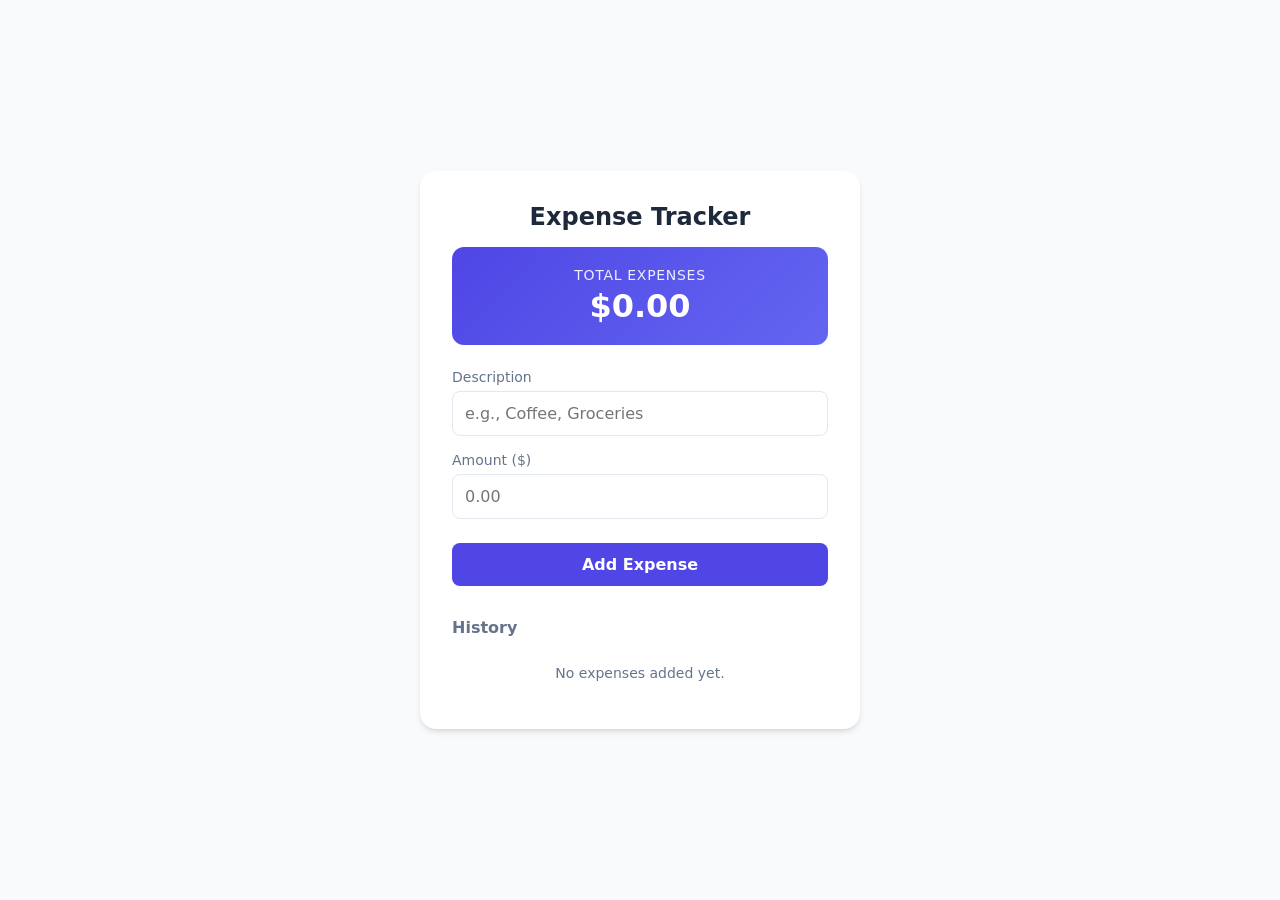
<file: Practice/index.html>
<!DOCTYPE html>
<html lang="en">
<head>
    <meta charset="UTF-8">
    <meta name="viewport" content="width=device-width, initial-scale=1.0">
    <title>Expense Tracker</title>
    <link rel="stylesheet" href="style.css">
    <script defer src="script.js"></script>
</head>
<body>
    <div class="tracker-container">
        <header>
            <h1>Expense Tracker</h1>
            <div class="balance-card">
                <h2>Total Expenses</h2>
                <p id="total-amount">$0.00</p>
            </div>
        </header>

        <main>
            <form id="expense-form">
                <div class="form-group">
                    <label for="description">Description</label>
                    <input type="text" id="description" placeholder="e.g., Coffee, Groceries" required>
                </div>
                <div class="form-group">
                    <label for="amount">Amount ($)</label>
                    <input type="number" id="amount" step="0.01" min="0.01" placeholder="0.00" required>
                </div>
                <button type="submit" class="btn-submit">Add Expense</button>
            </form>

            <section class="expense-list-section">
                <h3>History</h3>
                <ul id="expense-list">
                    <!-- Dynamic items will be injected here -->
                </ul>
                <p id="empty-state" class="empty-state">No expenses added yet.</p>
            </section>
        </main>
    </div>

   
</body>
</html>
</file>
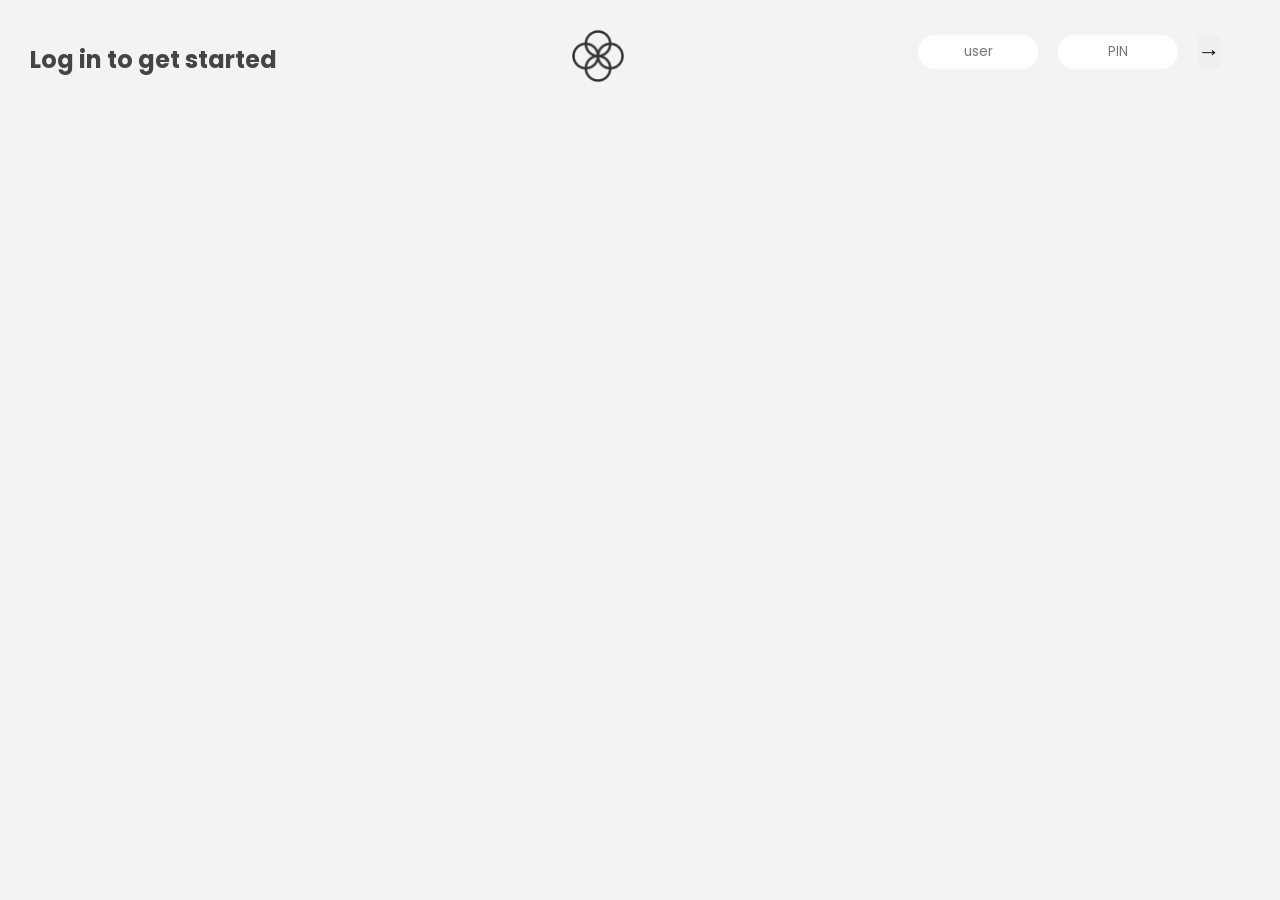
<file: PROJECT-(working-with-arrays)/index.html>
<!DOCTYPE html>
<html lang="en">
<head>
    <meta charset="UTF-8">
    <link rel="stylesheet" href="style.css">
    <meta name="viewport" content="width=device-width, initial-scale=1.0">
    <title>Bankist</title>
</head>
<link rel="preconnect" href="https://fonts.googleapis.com">
<link rel="preconnect" href="https://fonts.gstatic.com" crossorigin>
<link href="https://fonts.googleapis.com/css2?family=Poppins:wght@400;500;600&display=swap" rel="stylesheet">
<body>
    <nav>
        <h1 class="welcome">Log in to get started</h1>
        <div class="image">
            <img src="./images/logo (1).png">
        </div>
        <form class="login">
            <div class="space">
                <input class="login__input login__input--user" type="text" placeholder="user"></input>
                <input class="login__input login__input--pin" type="text" placeholder="PIN" maxlength="4"></input>
                <button class="btn">→</button>
            </div>
        </form>
    </nav>

    <!-- main -->
    <main>
        <div class="balance">
            <div class="date-box">
                <p>Current balance</p>
                <p class="date">13/08/2026</p>
            </div>
            <div class="current-money">25 952,45 £</div>
        </div>

    <!-- movements -->
     <div class="movements">
        <div class="movements__row">
            <div class="movements__type movements__type--deposit">1 DEPOSIT</div>
            <div class="movements__date">3 days ago</div>
            <div class="movements__value">500 £</div>
        </div>

       <div class="movements__row">
            <div class="movements__type movements__type--withdraw">1 WITHDRAW</div>
            <div class="movements__date">13/08/2026</div>
            <div class="movements__value">400 £</div>
        </div>
    </div>

    <!-- side -->
    <div class="operation transfer">
        <h1>Transfer money</h1>
        <div class="operation-box">
            <input type="text" class="name"></input>
            <input type="number" class="transfer-amt"></input>
            <button class="enter-btn">→</button>
            <label for="name">Transfer to</label>
            <label for="transfer-amt">Amount</label>
        </div>
    </div>

    <div class="operation loan">
        <h1>Request Loan</h1>
        <div class="operation-box">
            <input type="number" class="loan-amt"></input>
            <button class="enter-btn loan-btn">→</button>
            <label for="transfer-amt">Amount</label>
        </div>
    </div>

    <div class="operation close">
        <h1>Close account</h1>
        <div class="operation-box">
            <input type="text" class="close-name"></input>
            <input type="number" class="close-pin"></input>
            <button class="enter-btn close-btn">→</button>
            <label for="name">Confirm user</label>
            <label for="transfer-amt">Confirm PIN</label>
        </div>
    </div>

    <footer>
        <div class="under in">
            <p>IN</p>
            <h1  class="inhead">27 000 £</h1>
        </div>
        <div class="under out">
            <p>OUT</p>
            <h1 class="outhead">23 000 £</h1>
        </div>
        <div class="under int">
            <p>INTEREST</p>
            <h1 class="inthead">324,54 £</h1>
        </div>
        <button class="sort-btn">Sort</button>

    </footer>

    <!-- logout timer -->
     <p class="logout">You will be logged out in <span class="timer">0</p>span></p>
    </main>


<script src="script.js"></script>
</body>
</html>
</file>
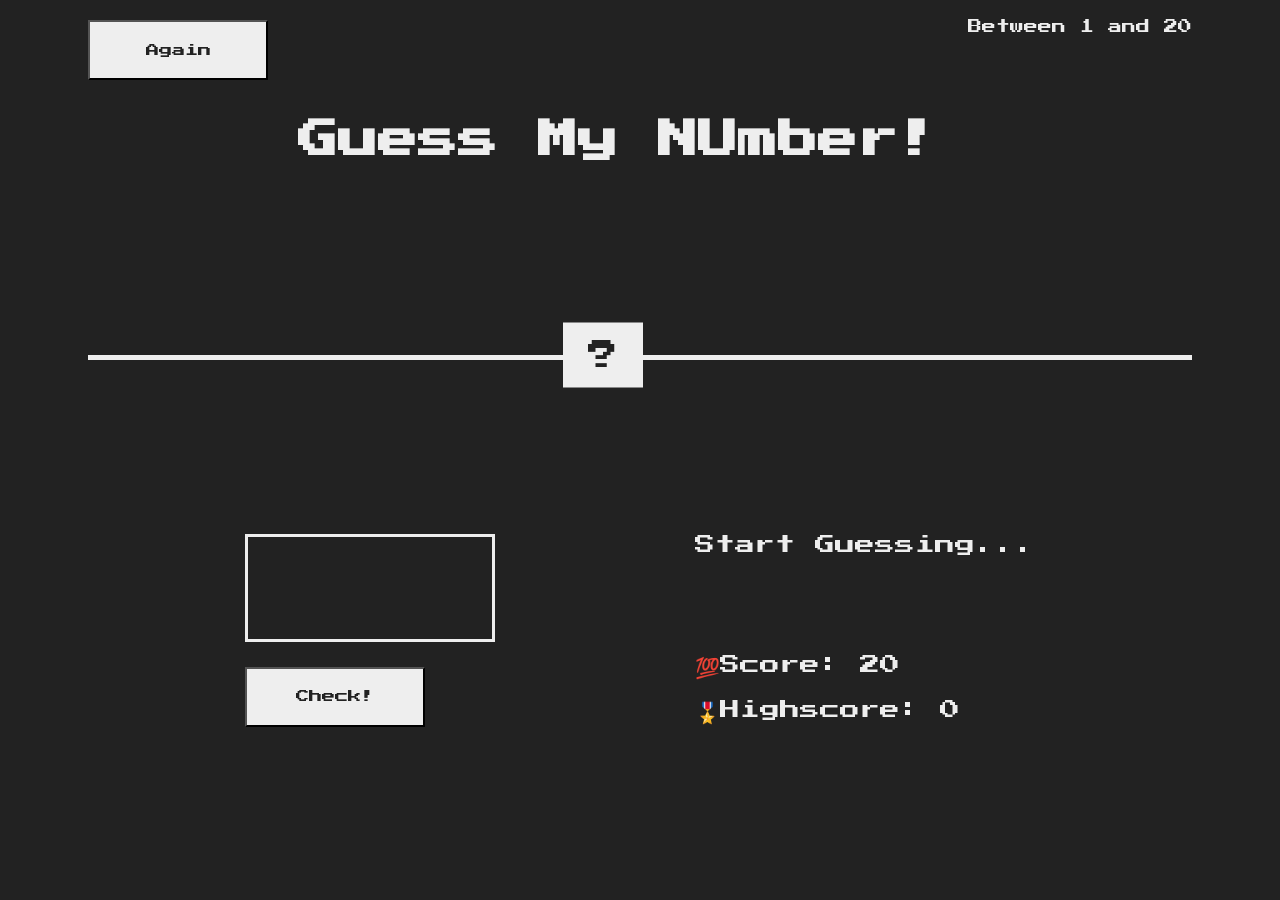
<file: JavaScript-in-the-browser-DOM-and Events/Guess-Number-Game/index.html>
<!DOCTYPE html>
<html lang="en">
<head>
    <meta charset="UTF-8">
    <link rel="stylesheet" href="style.css">
    <meta name="viewport" content="width=device-width, initial-scale=1.0">
    <title>Document</title>
</head>
<link rel="preconnect" href="https://fonts.googleapis.com">
<link rel="preconnect" href="https://fonts.gstatic.com" crossorigin>
<link href="https://fonts.googleapis.com/css2?family=Abril+Fatface&family=Caveat:wght@400..700&family=Indie+Flower&family=Inter:ital,opsz,wght@0,14..32,100..900;1,14..32,100..900&family=Julius+Sans+One&family=Libre+Baskerville:ital,wght@0,400..700;1,400..700&family=Lobster&family=Lobster+Two:ital,wght@0,400;0,700;1,400;1,700&family=Montenegrin+Gothic+One&family=Poppins:ital,wght@0,100;0,200;0,300;0,400;0,500;0,600;0,700;0,800;0,900;1,100;1,200;1,300;1,400;1,500;1,600;1,700;1,800;1,900&family=Press+Start+2P&family=Sono:wght,MONO@200..800,1&family=Unbounded:wght@200..900&display=swap" rel="stylesheet">
<body>
    <header>
        <button class="again btn">Again</button>
        <h1>Guess My NUmber!</h1>
        <p>Between 1 and 20</p>
        <div class="number">?</div>
    </header>

    
    <section class="container">
        <div class="left">
            <input class="input" type="number"></imput>
            <button class="check btn">Check!</button>
        </div>

        <div class="right">
            <p class="message">Start Guessing...</p>
            <p>💯Score: <span class="score">20</span></p>
            <p>🎖️Highscore: <span class="highscore">0</span></p>
        </div>
    </section>
    

    

<script src="script.js"></script>
</body>
</html>
</file>
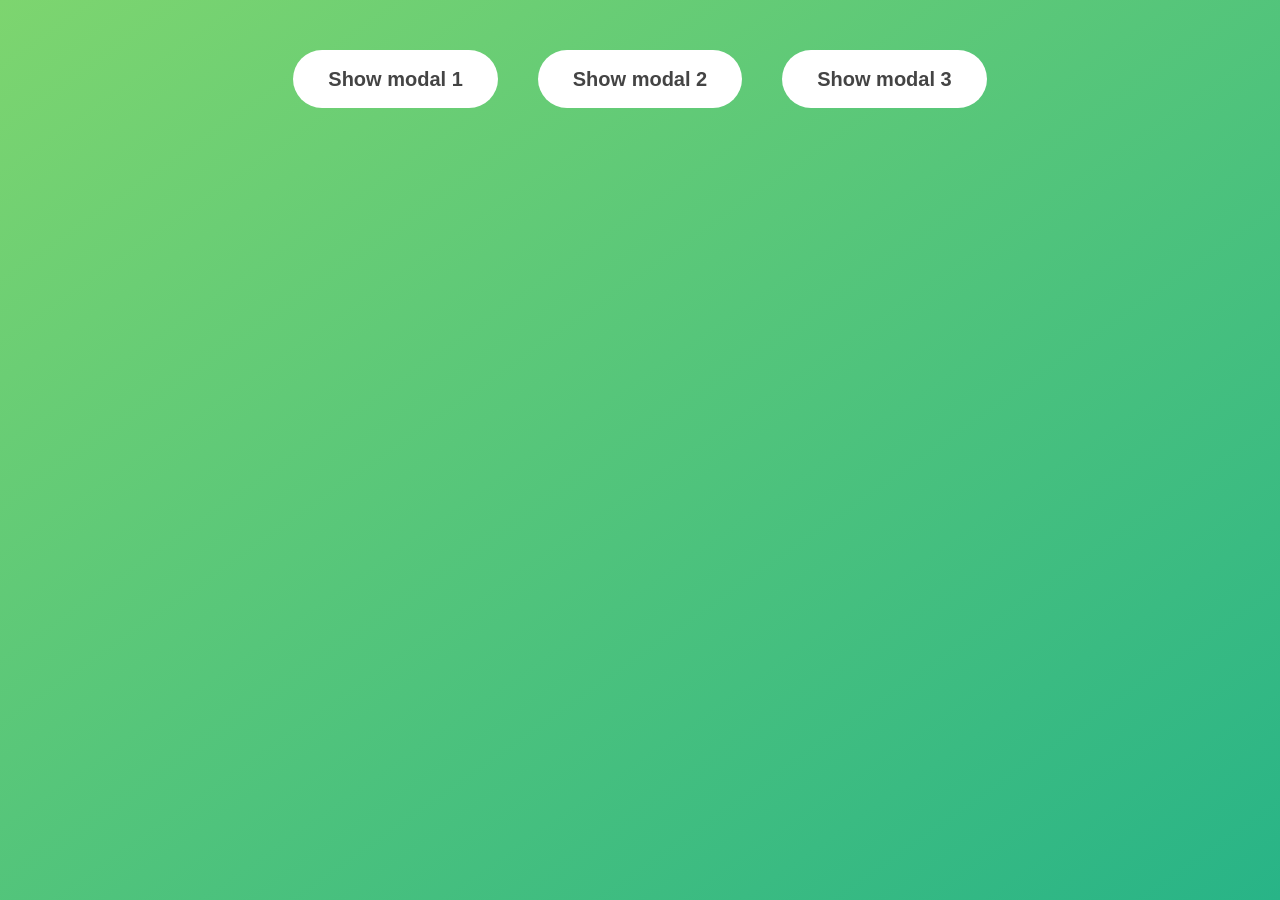
<file: JavaScript-in-the-browser-DOM-and Events/Modal-Window/index.html>
<!DOCTYPE html>
<html lang="en">
  <head>
    <meta charset="UTF-8" />
    <meta name="viewport" content="width=device-width, initial-scale=1.0" />
    <meta http-equiv="X-UA-Compatible" content="ie=edge" />
    <link rel="stylesheet" href="style.css" />
    <title>Modal window</title>
  </head>
  <body>
    <button class="show-modal">Show modal 1</button>
    <button class="show-modal">Show modal 2</button>
    <button class="show-modal">Show modal 3</button>

    <div class="modal hidden">
      <button class="close-modal">&times;</button>
      <h1>I'm a modal window 😍</h1>
      <p>
        Lorem ipsum dolor sit amet, consectetur adipisicing elit, sed do eiusmod
        tempor incididunt ut labore et dolore magna aliqua. Ut enim ad minim
        veniam, quis nostrud exercitation ullamco laboris nisi ut aliquip ex ea
        commodo consequat. Duis aute irure dolor in reprehenderit in voluptate
        velit esse cillum dolore eu fugiat nulla pariatur. Excepteur sint
        occaecat cupidatat non proident, sunt in culpa qui officia deserunt
        mollit anim id est laborum.
      </p>
    </div>
    <div class="overlay hidden"></div>

    <script src="script.js"></script>
  </body>
</html>
</file>
<file: Advanced-DOM-and-Events/style.css>
* {
    margin: 0;
    padding: 0;
    box-sizing: border-box;
    font-weight: 500;
}

html {
   scroll-behavior: smooth;
}

body {
    font-family: Poppins;
    background-color: var(--light-color);
    line-height: 1.9;
    font-weight: 500;
}

:root {
    --dark-color: #444444;
    --green-color: #5ec576;
    --light-color: #f3f3f3;
    --color-primary-opacity: #5ec5763a;
    --lightgrey-color: #666;
    --color-secondary-opacity: #ffcd0331; 
    --color-primary: #5ec576;
    --color-secondary: #ffcb03;
    --color-tertiary: #ff585f;
}


 /* navigation bar */
 nav {
    display: flex;
    flex-direction: row;
    align-items: center;
    justify-content: space-between;
    padding: 0 60px;
    min-height: 90px;
    width: 100%;
    z-index: 90;
 }

 .sticky {
   position: fixed;
   background-color: rgba(255, 255, 255, 0.5);
   backdrop-filter: blur(4px);
 }
 .lists a {
    font-size: 17px;
    text-decoration: none;
    color: var(--dark-color);
    font-family: Poppins;
 }

 .lists {
    display: flex;
    gap: 35px;
    align-items: center;
 }

 .lists .open-acc {
    padding: 8px 25px;
    border-radius: 30px;
    background-color: var(--green-color);
 }

  .lists .open-acc:hover {
   background-color: #397e49;
} 

/* section hidden */
.section--hidden {
   opacity: 0;
   transform: translateY(80px);
}

.section {
   transition: transform 0.8s ease, opacity 0.8s ease
}


 /* home page */
 .home-page {
    display: flex;
    align-items: center;
    justify-content: space-around;
    min-height: 100vh;
    border-bottom: 1px solid var(--dark-color);
    gap: 50px;
    padding: 0 70px;
 }

 .home-page img {
    object-fit: cover;
    width: 385px;
 }

 .home-page__right {
   flex: 0.8; 
   text-align: left;
 }

 .home-page__left {
   flex: 1.2; 
   text-align: left;
   gap: 30px;
   display: flex;
   flex-direction: column;
 }

 .home-page__left h1 {
    font-size: 55px;
    text-align: left;
    line-height: 1.3;  
 }
 .home-page__left p {
    font-size: 24px;
 }

 .home-page a {
    font-size: 17px;
    color: var(--green-color);
 }

 .home-page span {
    position: relative;
 }

 .home-page span::after {
    content: "";
    top: 0;
    bottom: 0;
    left: 0;
    right: 0;
    background-color: var(--green-color);
    position: absolute;
    z-index: -1;
    transform: scale(1.07, 1.05) skewX(-15deg);
 }



 /* features page */
.features-page {
    display: flex;
    flex-direction: column;
    align-items: center;
    justify-content: center;
    gap: 10px;
    padding-left: 140px;
    padding-right: 80px;
    margin-top: 150px;
    padding-bottom: 150px;
    border-bottom: 1px solid var(--dark-color);
    margin-bottom: 150px;
}

 .features-page__features-box {
    display: grid;
    grid-template-columns: 1fr 1fr;
    grid-template-rows: repeat(3, 303px);
    gap: 20px;
    width: 100%;
   }
   
.lazy-img {
   filter: blur(20px);
}

 .circle {
    width: 55px;
    height: 55px;
    border-radius: 50%;
    background-color: var(--color-primary-opacity);
 }

 .box {
    display: flex;
    flex-direction: column;
    gap: 20px;
    align-items: left;
    justify-content: center;
 }

 .features-page h2 {
    font-size: 18px;
    color: var(--green-color);
    align-self:first baseline
 }

 .features-page h3 {
    font-size: 40px;
    width: 800px;
    line-height: 1.5;
    align-self:first baseline
 }

 .features-page__features-box__digital-bank {
    grid-column: 2;
 }

 .features-page__features-box__included {
    grid-row: 3;
    grid-column: 2;
 }

 .box h4 {
    font-size: 20px;
 }

 .box p {
    font-size: 15px;
    max-width: 380px;
    color: var(--lightgrey-color)
 }



 /* operations page */
.operations-page {
    padding-left: 140px;
    padding-right: 140px;
    padding-bottom: 150px;
    border-bottom: 1px solid var(--dark-color);
    display: flex;
    flex-direction: column;
    gap: 5px;
    min-height: 100vh;
    background-color: var(--light-color);
    margin-top: 150px;
    margin-bottom: 150px;
}
 .operations-page h2 {
    font-size: 18px;
    color: var(--green-color);
    align-self:first baseline
 }

 .operations-page h3 {
    font-size: 40px;
    width: 800px;
    line-height: 1.5;
    align-self:first baseline
 }

 .container__contents {
    background-color: green;
    display: flex;
    justify-content: center;
    align-items: flex-start;
    flex-direction: row;
    width: 1000px;
    gap: 28px;
    background-color: white;
    padding: 70px;
    padding-top: 100px;
    padding-bottom: 50px;
    margin-top: -20px;
    position: relative;
 }

 .circle2a {
    width: 75px;
    height: 75px;
    border-radius: 50%;
    background-color: var(--color-primary-opacity);
    flex-shrink: 0;
 }

 .circle2b {
    width: 75px;
    height: 75px;
    border-radius: 50%;
    background-color: var(--color-secondary-opacity);
    flex-shrink: 0;
 }

  .circle2c {
    width: 75px;
    height: 75px;
    border-radius: 50%;
    background-color: #ff586075;
    flex-shrink: 0;
 }

 .container {
   display: flex;
   flex-direction: column;
   align-items: center;
   justify-content: center;
   gap: 20px;
   position: relative;
 }

 .container__tabs {
   display: flex;
   gap: 50px;
 }

 .operations__btn {
   padding: 13px 45px;
   font-size: 16px;
   border: none;
   border-radius: 100px;
   gap: 50px;
   transform: translateY(50%);
   z-index: 30;
 }

 .operations__btn--1 {
   background-color: var(--color-primary)
 }

 .operations__btn--2 {
   background-color: var(--color-secondary)
 }

 .operations__btn--3 {
   background-color: var(--color-tertiary)
 }

.container__contents {
   display: grid;
   grid-template-columns: auto auto;
   display: none;
}

.container__contents--active {
  display: grid;
}

.container__contents p {
   font-size: 15px;
}

.container__contents h5 {
   font-size: 22.5px;
   margin-bottom: 10px;
}

 .operations__btn--active {
   transform: translateY(30%);
 }



 /* Not sure yet page */
 .more-info-page {
    height: 100vh;
    width: 100%;
    padding-left: 140px;
    padding-right: 140px;
    border-bottom: 1px solid var(--dark-color);
 }

  .more-info-page h2 {
    font-size: 18px;
    color: var(--green-color);
    align-self:first baseline
 }

 .more-info-page h3 {
    font-size: 40px;
    width: 800px;
    line-height: 1.5;
    align-self:first baseline
 }

.qoute {
  width: 6rem;
  height: 6rem;
  color: #5ec576;
  fill: "currentColor";
}

.scroll-box__icon {
  width: 6rem;
  height: 6rem;
  fill: #5ec576; /* Or use color if the SVG uses currentColor */
}

.scroll-box h3 {
   font-size: 23px;
}

.features-page__features-box img {
   width: 385px;
   height: 308px;
}





/* login-page */

.login-page {
  background-color: var(--dark-color);
  width: 100%;
  display: flex;
  align-items: center;
  justify-content: center;
  flex-direction: column;
  padding: 50px 200px;
  gap: 55px;
  padding-bottom: 10px;
}

.login-page h1 {
   font-size: 40px;
   color: white;
   text-align: left;
   line-height: 1.2;
   padding: 0 40px;
}

.login-page .login-btn {
   padding: 15px 50px;
   font-size: 18px;
   border-radius: 100px;
   background-color: var(--green-color);
   color: black;
   border: none;
   cursor: pointer;
   margin-bottom: 90px;
}

.details {
   display: flex;
   gap: 30px;
}

.details a {
   text-decoration: none;
   color: grey;
}



/* open acc */

.open-account {
   min-height: 100vh;
   width: 100%; 
   display: flex;
   align-items: center;
   justify-content: center;
   position: fixed;
   top: 0;
   left: 0;
   transition: opacity 0.4s ease;
   opacity: 1;
   pointer-events: auto;
   z-index: 100;
} 

.hidden {
   opacity: 0;
   pointer-events: none;
}

.bg {
   min-height: 100vh;
   width: 100%; 
   background-color: rgba(0, 0, 0, 0.5);
   backdrop-filter: blur(4px);
   position: absolute;
   width: 100%;
   height: 100%;
}
.open-account__content {
   display: grid;
   max-width: 500px;
   grid-template-columns: 0.5fr 1fr;
   grid-template-rows: repeat(3, 1fr);
   gap: 20px;
}

.content-box {
   display: flex;
   flex-direction: column;
   gap: 40px;
   background-color: #f3f3f3;
   padding: 25px 50px;
   position: relative;
   max-width: 560px;
}

.content-box h1 {
   font-size: 32.5px;
   line-height: 1.2;
}

.close-btn {
   position: absolute;
   font-size: 120px;
   color: inherit;
   top: 0;
   right: 0;
   background: none;
   font: inherit;
   border: none;
   margin: 10px;
}

.content-box .open-account__btn {
   padding: 15px 50px;
   font-size: 18px;
   border-radius: 100px;
   background-color: var(--green-color);
   color: black;
   border: none;
   cursor: pointer;
   max-width: 184px;
   align-self: center;
}

.content-box input {
   height: 42px;
}

h1 {
  /* Ensuring the heading has enough line-height for the highlight */
  line-height: 1.5;
  font-family: sans-serif; /* Replace with your font */
  color: #444;
}

.highlight {
  position: relative;
  /* Keep display inline so it wraps with text */
  display: inline;
  z-index: 1;
}

.highlight::after {
  display: block;
  content: "";
  position: absolute;
  /* Cover the span area */
  top: 0;
  left: 0;
  bottom: 0;
  right: 0;
  
  /* The gradient color and transparency */
  background-image: linear-gradient(to left top, #39b385, #9be15d);
  opacity: 0.7;
  
  /* Move it behind the text */
  z-index: -1;
  
  /* The skew and scale effect */
  transform: scale(1.07, 1.05) skewX(-15deg);
  
  /* Optional: make it look a bit more like the original matrix */
  /* transform: matrix(1.07, 0, -0.286706, 1.05, 0, 0); */
}



/* slider page */
.img-container img {
   width: 800px;
   height: 400px;
   object-fit: cover;
   grid-area: stack;
   pointer-events: none;
   overflow: hidden;
}



.slider-page {
   display: flex;
   align-items: center;
   justify-content: center;
   min-height: 100vh;
}

.img-container {
   display: grid;
   grid-template-areas: "stack";
   position: relative;
   
}

.slide-btn {
   position: absolute;
   width: 30px;
   height: 30px;
   border-radius: 45%;
   margin-left: 10px;
   margin-right: 10px;
   z-index: 10;
}

.slide-btn-left {
   bottom: 50%;
}

.slide-btn-right {
   bottom: 50%;
   right: 0;
}

.dots {
   display: flex;
   align-items: center;
   justify-content: center;
   gap: 10px;
   margin-top: 20px;
}

.dot-btn {
   background-color: grey;
   width: 25px;
   height: 25px;
   border-radius: 50%;
}

.dot-btn-active {
   background-color: red;
}



/* not sure yet page */
.not-sure {
  display: flex;
  align-items: start;
  gap: 20px;
  min-height: 100vh;
  flex-direction: column;
  padding-left: 100px;
  padding-right: 100px; 
}

.not-sure h5 {
  font-size: 18px;
  color: var(--color-primary)
}

.not-sure p {
  font-size: 40px;
  line-height: 1.1;
   width: 800px;
}

.slide h3 {
   font-size: 22.5px;
}

.slide p {
   font-size: 17px;
   color: #666;
   max-width: 600px;
   text-align: center;
}

.details .name {
   font-size: 16px;
   font-weight: bold;
}

.details .location {
   font-size: 14px;
   color: #666
}
.slide {
   display: flex;
   align-items: center;
   justify-content: center;
   flex-direction: column;
   margin-top: 60px;
   gap: 20px;
   align-self: center;
   background-color: var(--light-color);
   position: absolute;
   top: 0;
   left: 0;
   width: 100%;
   opacity: 0;
}

.slide-active {
   opacity: 1;
}

.message-container {
   margin-left: auto;
   margin-right: auto;
   position: relative;
   min-width: 750px;
   min-height: 300px;
}

.details {
   display: flex;
   flex-direction: column;
   gap: 5px;
   justify-content: center;
   align-items: center
}

.bottom {
   display: flex;
   gap: 10px;
}

.bottom img {
   border-radius: 50%;
   width: 75px;
   height: 75px;
}

.slide-btn {
   width: 30px;
   height: 30px;
   border-radius: 50%;
   position: absolute;
   top: 50%;
}

.left-btn {
   left: 0;
}

.right-btn {
   right: 0;
}

.dots {
   align-self: center;
   margin-top: 50px;
}

.slide-dot {
   width: 1rem;
  height: 1rem;
  border-radius: 50%;
  background-color: #b9b9b9;
  opacity: 0.7;
  cursor: pointer;
  border: none;
}

.dot-btn-active {
  background-color: #fff;
  opacity: 1;
}


/* SIGNUP */
.section--sign-up {
  background-color: #37383d;
  border-top: none;
  border-bottom: 1px solid #444;
  text-align: center;
  padding: 10rem 3rem;
}

.section--sign-up .section__header {
  color: #fff;
  text-align: center;
}

.section--sign-up .section__title {
  margin-bottom: 6rem;
}

.section--sign-up .btn {
  font-size: 1.9rem;
  padding: 2rem 5rem;
}

/* FOOTER */
.footer {
  padding: 10rem 3rem;
  background-color: #37383d;
}

.footer__nav {
  list-style: none;
  display: flex;
  justify-content: center;
  margin-bottom: 5rem;
}

.footer__item {
  margin-right: 4rem;
}

.footer__link {
  font-size: 1.6rem;
  color: #eee;
  text-decoration: none;
}

.footer__logo {
  height: 5rem;
  display: block;
  margin: 0 auto;
  margin-bottom: 5rem;
}

.footer__copyright {
  font-size: 1.4rem;
  color: #aaa;
  text-align: center;
}

.footer__copyright .footer__link {
  font-size: 1.4rem;
}
</file>
<file: Asynchronous JavaScript/style.css>
* {
  margin: 0;
  padding: 0;
  box-sizing: inherit;
}

html {
  font-size: 62.5%;
  box-sizing: border-box;
}

body {
  font-family: system-ui;
  color: #555;
  background-color: #f7f7f7;
  min-height: 100vh;

  display: flex;
  align-items: center;
  justify-content: center;
}

.container {
  display: flex;
  flex-flow: column;
  align-items: center;
}

.countries {
  /* margin-bottom: 8rem; */
  display: flex;

  font-size: 2rem;
  opacity: 0;
  transition: opacity 1s;
}

.country {
  background-color: #fff;
  box-shadow: 0 2rem 5rem 1rem rgba(0, 0, 0, 0.1);
  font-size: 1.8rem;
  width: 30rem;
  border-radius: 0.7rem;
  margin: 0 3rem;
  /* overflow: hidden; */
}

.neighbour::before {
  content: 'Neighbour country';
  width: 100%;
  position: absolute;
  top: -4rem;

  text-align: center;
  font-size: 1.8rem;
  font-weight: 600;
  text-transform: uppercase;
  color: #888;
}

.neighbour {
  transform: scale(0.8) translateY(1rem);
  margin-left: 0;
}

.country__img {
  width: 30rem;
  height: 17rem;
  object-fit: cover;
  background-color: #eee;
  border-top-left-radius: 0.7rem;
  border-top-right-radius: 0.7rem;
}

.country__data {
  padding: 2.5rem 3.75rem 3rem 3.75rem;
}

.country__name {
  font-size: 2.7rem;
  margin-bottom: 0.7rem;
}

.country__region {
  font-size: 1.4rem;
  margin-bottom: 2.5rem;
  text-transform: uppercase;
  color: #888;
}

.country__row:not(:last-child) {
  margin-bottom: 1rem;
}

.country__row span {
  display: inline-block;
  margin-right: 2rem;
  font-size: 2.4rem;
}

.btn-country {
  border: none;
  font-size: 2rem;
  padding: 2rem 5rem;
  border-radius: 0.7rem;
  color: white;
  background-color: orangered;
  cursor: pointer;
}

.images {
  display: flex;
}

.images img {
  display: block;
  width: 80rem;
  margin: 4rem;
}

.images img.parallel {
  width: 40rem;
  margin: 2rem;
  border: 3rem solid white;
  box-shadow: 0 2rem 5rem 1rem rgba(0, 0, 0, 0.1);
}
</file>
<file: practice-2/style.css>
* {
    margin: 0;
    padding: 0;
    box-sizing: border-box;
    font-weight: 500;
}

html {
   scroll-behavior: smooth;
}

body {
    font-family: Poppins;
    background-color: var(--light-color);
    line-height: 1.9;
    font-weight: 500;
}

:root {
    --dark-color: #444444;
    --green-color: #5ec576;
    --light-color: #f3f3f3;
    --color-primary-opacity: #5ec5763a;
    --lightgrey-color: #666;
    --color-secondary-opacity: #ffcd0331; 
    --color-primary: #5ec576;
    --color-secondary: #ffcb03;
    --color-tertiary: #ff585f;
}


 /* navigation bar */
 nav {
    display: flex;
    flex-direction: row;
    align-items: center;
    justify-content: space-between;
    padding: 0 60px;
    min-height: 90px;
    width: 100%;
    z-index: 90;
 }

 .sticky {
   position: fixed;
   background-color: rgba(255, 255, 255, 0.5);
   backdrop-filter: blur(4px);
 }
 .lists a {
    font-size: 17px;
    text-decoration: none;
    color: var(--dark-color);
    font-family: Poppins;
 }

 .lists {
    display: flex;
    gap: 35px;
    align-items: center;
 }

 .lists .open-acc {
    padding: 8px 25px;
    border-radius: 30px;
    background-color: var(--green-color);
 }

  .lists .open-acc:hover {
   background-color: #397e49;
} 

/* section hidden */
.section--hidden {
   opacity: 0;
   transform: translateY(80px);
}


 /* home page */
 .home-page {
    display: flex;
    align-items: center;
    justify-content: space-around;
    min-height: 100vh;
    border-bottom: 1px solid var(--dark-color);
    gap: 50px;
    padding: 0 70px;
 }

 .home-page img {
    object-fit: cover;
    width: 385px;
 }

 .home-page__right {
   flex: 0.8; 
   text-align: left;
 }

 .home-page__left {
   flex: 1.2; 
   text-align: left;
   gap: 30px;
   display: flex;
   flex-direction: column;
 }

 .home-page__left h1 {
    font-size: 55px;
    text-align: left;
    line-height: 1.3;  
 }
 .home-page__left p {
    font-size: 24px;
 }

 .home-page a {
    font-size: 17px;
    color: var(--green-color);
 }

 .home-page span {
    position: relative;
 }

 .home-page span::after {
    content: "";
    top: 0;
    bottom: 0;
    left: 0;
    right: 0;
    background-color: var(--green-color);
    position: absolute;
    z-index: -1;
    transform: scale(1.07, 1.05) skewX(-15deg);
 }



 /* features page */
.features-page {
    display: flex;
    flex-direction: column;
    align-items: center;
    justify-content: center;
    gap: 10px;
    padding-left: 140px;
    padding-right: 80px;
    margin-top: 150px;
    padding-bottom: 150px;
    border-bottom: 1px solid var(--dark-color);
    margin-bottom: 150px;
}

 .features-page__features-box {
    display: grid;
    grid-template-columns: 1fr 1fr;
    grid-template-rows: repeat(3, 303px);
    gap: 20px;
    width: 100%;
   }
   
.lazy-img {
   filter: blur(20px);
}

 .circle {
    width: 55px;
    height: 55px;
    border-radius: 50%;
    background-color: var(--color-primary-opacity);
 }

 .box {
    display: flex;
    flex-direction: column;
    gap: 20px;
    align-items: left;
    justify-content: center;
 }

 .features-page h2 {
    font-size: 18px;
    color: var(--green-color);
    align-self:first baseline
 }

 .features-page h3 {
    font-size: 40px;
    width: 800px;
    line-height: 1.5;
    align-self:first baseline
 }

 .features-page__features-box__digital-bank {
    grid-column: 2;
 }

 .features-page__features-box__included {
    grid-row: 3;
    grid-column: 2;
 }

 .box h4 {
    font-size: 20px;
 }

 .box p {
    font-size: 15px;
    max-width: 380px;
    color: var(--lightgrey-color)
 }



 /* operations page */
.operations-page {
    padding-left: 140px;
    padding-right: 140px;
    padding-bottom: 150px;
    border-bottom: 1px solid var(--dark-color);
    display: flex;
    flex-direction: column;
    gap: 5px;
    min-height: 100vh;
    background-color: var(--light-color);
    margin-top: 150px;
    margin-bottom: 150px;
}
 .operations-page h2 {
    font-size: 18px;
    color: var(--green-color);
    align-self:first baseline
 }

 .operations-page h3 {
    font-size: 40px;
    width: 800px;
    line-height: 1.5;
    align-self:first baseline
 }

 .container__contents {
    background-color: green;
    display: flex;
    justify-content: center;
    align-items: flex-start;
    flex-direction: row;
    width: 1000px;
    gap: 28px;
    background-color: white;
    padding: 70px;
    padding-top: 100px;
    padding-bottom: 50px;
    margin-top: -20px;
    position: relative;
 }

 .circle2a {
    width: 75px;
    height: 75px;
    border-radius: 50%;
    background-color: var(--color-primary-opacity);
    flex-shrink: 0;
 }

 .circle2b {
    width: 75px;
    height: 75px;
    border-radius: 50%;
    background-color: var(--color-secondary-opacity);
    flex-shrink: 0;
 }

  .circle2c {
    width: 75px;
    height: 75px;
    border-radius: 50%;
    background-color: #ff586075;
    flex-shrink: 0;
 }

 .container {
   display: flex;
   flex-direction: column;
   align-items: center;
   justify-content: center;
   gap: 20px;
   position: relative;
 }

 .container__tabs {
   display: flex;
   gap: 50px;
 }

 .operations__btn {
   padding: 13px 45px;
   font-size: 16px;
   border: none;
   border-radius: 100px;
   gap: 50px;
   transform: translateY(50%);
   z-index: 30;
 }

 .operations__btn--1 {
   background-color: var(--color-primary)
 }

 .operations__btn--2 {
   background-color: var(--color-secondary)
 }

 .operations__btn--3 {
   background-color: var(--color-tertiary)
 }

.container__contents {
   display: grid;
   grid-template-columns: auto auto;
   display: none;
}

.container__contents--active {
  display: grid;
}

.container__contents p {
   font-size: 15px;
}

.container__contents h5 {
   font-size: 22.5px;
   margin-bottom: 10px;
}

 .operations__btn--active {
   transform: translateY(30%);
 }



 /* Not sure yet page */
 .more-info-page {
    height: 100vh;
    width: 100%;
    padding-left: 140px;
    padding-right: 140px;
    border-bottom: 1px solid var(--dark-color);
 }

  .more-info-page h2 {
    font-size: 18px;
    color: var(--green-color);
    align-self:first baseline
 }

 .more-info-page h3 {
    font-size: 40px;
    width: 800px;
    line-height: 1.5;
    align-self:first baseline
 }

.qoute {
  width: 6rem;
  height: 6rem;
  color: #5ec576;
  fill: "currentColor";
}

.scroll-box__icon {
  width: 6rem;
  height: 6rem;
  fill: #5ec576; /* Or use color if the SVG uses currentColor */
}

.scroll-box h3 {
   font-size: 23px;
}

.features-page__features-box img {
   width: 385px;
   height: 308px;
}





/* login-page */

.login-page {
  background-color: var(--dark-color);
  width: 100%;
  display: flex;
  align-items: center;
  justify-content: center;
  flex-direction: column;
  padding: 50px 200px;
  gap: 55px;
  padding-bottom: 10px;
}

.login-page h1 {
   font-size: 40px;
   color: white;
   text-align: left;
   line-height: 1.2;
   padding: 0 40px;
}

.login-page .login-btn {
   padding: 15px 50px;
   font-size: 18px;
   border-radius: 100px;
   background-color: var(--green-color);
   color: black;
   border: none;
   cursor: pointer;
   margin-bottom: 90px;
}

.details {
   display: flex;
   gap: 30px;
}

.details a {
   text-decoration: none;
   color: grey;
}



/* open acc */

.open-account {
   min-height: 100vh;
   width: 100%; 
   display: flex;
   align-items: center;
   justify-content: center;
   position: fixed;
   top: 0;
   left: 0;
   transition: opacity 0.4s ease;
   opacity: 1;
   pointer-events: auto;
   z-index: 100;
} 

.hidden {
   opacity: 0;
   pointer-events: none;
}

.bg {
   min-height: 100vh;
   width: 100%; 
   background-color: rgba(0, 0, 0, 0.5);
   backdrop-filter: blur(4px);
   position: absolute;
   width: 100%;
   height: 100%;
}
.open-account__content {
   display: grid;
   max-width: 500px;
   grid-template-columns: 0.5fr 1fr;
   grid-template-rows: repeat(3, 1fr);
   gap: 20px;
}

.content-box {
   display: flex;
   flex-direction: column;
   gap: 40px;
   background-color: #f3f3f3;
   padding: 25px 50px;
   position: relative;
   max-width: 560px;
}

.content-box h1 {
   font-size: 32.5px;
   line-height: 1.2;
}

.close-btn {
   position: absolute;
   font-size: 120px;
   color: inherit;
   top: 0;
   right: 0;
   background: none;
   font: inherit;
   border: none;
   margin: 10px;
}

.content-box .open-account__btn {
   padding: 15px 50px;
   font-size: 18px;
   border-radius: 100px;
   background-color: var(--green-color);
   color: black;
   border: none;
   cursor: pointer;
   max-width: 184px;
   align-self: center;
}

.content-box input {
   height: 42px;
}

h1 {
  /* Ensuring the heading has enough line-height for the highlight */
  line-height: 1.5;
  font-family: sans-serif; /* Replace with your font */
  color: #444;
}

.highlight {
  position: relative;
  /* Keep display inline so it wraps with text */
  display: inline;
  z-index: 1;
}

.highlight::after {
  display: block;
  content: "";
  position: absolute;
  /* Cover the span area */
  top: 0;
  left: 0;
  bottom: 0;
  right: 0;
  
  /* The gradient color and transparency */
  background-image: linear-gradient(to left top, #39b385, #9be15d);
  opacity: 0.7;
  
  /* Move it behind the text */
  z-index: -1;
  
  /* The skew and scale effect */
  transform: scale(1.07, 1.05) skewX(-15deg);
  
  /* Optional: make it look a bit more like the original matrix */
  /* transform: matrix(1.07, 0, -0.286706, 1.05, 0, 0); */
}



/* slider page */
.img-container img {
   width: 400px;
   height: 200px;
   object-fit: cover;
   grid-area: stack;
   pointer-events: none;
}

.slider-page {
   display: flex;
   align-items: center;
   justify-content: center;
   min-height: 100vh;
}

.img-container {
   display: grid;
   grid-template-areas: "stack";
   position: relative;
   
}

.slide-btn {
   position: absolute;
   width: 30px;
   height: 30px;
   border-radius: 45%;
   margin-left: 10px;
   margin-right: 10px;
   z-index: 10;
}

.slide-btn-left {
   bottom: 50%;
}

.slide-btn-right {
   bottom: 50%;
   right: 0;
}


/* SLIDER */
.slider {
  max-width: 100rem;
  height: 50rem;
  margin: 0 auto;
  position: relative;

  /* IN THE END */
  overflow: hidden;
}

.slide {
  position: absolute;
  top: 0;
  width: 100%;
  height: 50rem;

  display: flex;
  align-items: center;
  justify-content: center;

  /* THIS creates the animation! */
  transition: transform 1s;
}

.slide > img {
  /* Only for images that have different size than slide */
  width: 100%;
  height: 100%;
  object-fit: cover;
}

.slider__btn {
  position: absolute;
  top: 50%;
  z-index: 10;

  border: none;
  background: rgba(255, 255, 255, 0.7);
  font-family: inherit;
  color: #333;
  border-radius: 50%;
  height: 5.5rem;
  width: 5.5rem;
  font-size: 3.25rem;
  cursor: pointer;
}

.slider__btn--left {
  left: 6%;
  transform: translate(-50%, -50%);
}

.slider__btn--right {
  right: 6%;
  transform: translate(50%, -50%);
}

.dots {
  position: absolute;
  bottom: 5%;
  left: 50%;
  transform: translateX(-50%);
  display: flex;
}

.dots__dot {
  border: none;
  background-color: #b9b9b9;
  opacity: 0.7;
  height: 1rem;
  width: 1rem;
  border-radius: 50%;
  margin-right: 1.75rem;
  cursor: pointer;
  transition: all 0.5s;

  /* Only necessary when overlying images */
  /* box-shadow: 0 0.6rem 1.5rem rgba(0, 0, 0, 0.7); */
}

.dots__dot:last-child {
  margin: 0;
}

.dots__dot--active {
  /* background-color: #fff; */
  background-color: #888;
  opacity: 1;
}

/* TESTIMONIALS */
.testimonial {
  width: 65%;
  position: relative;
}

.testimonial::before {
  content: '\201C';
  position: absolute;
  top: -5.7rem;
  left: -6.8rem;
  line-height: 1;
  font-size: 20rem;
  font-family: inherit;
  color: var(--color-primary);
  z-index: -1;
}

.testimonial__header {
  font-size: 2.25rem;
  font-weight: 500;
  margin-bottom: 1.5rem;
}

.testimonial__text {
  font-size: 1.7rem;
  margin-bottom: 3.5rem;
  color: #666;
}

.testimonial__author {
  margin-left: 3rem;
  font-style: normal;

  display: grid;
  grid-template-columns: 6.5rem 1fr;
  column-gap: 2rem;
}

.testimonial__photo {
  grid-row: 1 / span 2;
  width: 6.5rem;
  border-radius: 50%;
}

.testimonial__name {
  font-size: 1.7rem;
  font-weight: 500;
  align-self: end;
  margin: 0;
}

.testimonial__location {
  font-size: 1.5rem;
}

.section__title--testimonials {
  margin-bottom: 4rem;
}

/* SIGNUP */
.section--sign-up {
  background-color: #37383d;
  border-top: none;
  border-bottom: 1px solid #444;
  text-align: center;
  padding: 10rem 3rem;
}

.section--sign-up .section__header {
  color: #fff;
  text-align: center;
}

.section--sign-up .section__title {
  margin-bottom: 6rem;
}

.section--sign-up .btn {
  font-size: 1.9rem;
  padding: 2rem 5rem;
}

/* FOOTER */
.footer {
  padding: 10rem 3rem;
  background-color: #37383d;
}

.footer__nav {
  list-style: none;
  display: flex;
  justify-content: center;
  margin-bottom: 5rem;
}

.footer__item {
  margin-right: 4rem;
}

.footer__link {
  font-size: 1.6rem;
  color: #eee;
  text-decoration: none;
}

.footer__logo {
  height: 5rem;
  display: block;
  margin: 0 auto;
  margin-bottom: 5rem;
}

.footer__copyright {
  font-size: 1.4rem;
  color: #aaa;
  text-align: center;
}

.footer__copyright .footer__link {
  font-size: 1.4rem;
}

/* MODAL WINDOW */
.modal {
  position: fixed;
  top: 50%;
  left: 50%;
  transform: translate(-50%, -50%);
  max-width: 60rem;
  background-color: #f3f3f3;
  padding: 5rem 6rem;
  box-shadow: 0 4rem 6rem rgba(0, 0, 0, 0.3);
  z-index: 1000;
  transition: all 0.5s;
}

.overlay {
  position: fixed;
  top: 0;
  left: 0;
  width: 100%;
  height: 100%;
  background-color: rgba(0, 0, 0, 0.5);
  backdrop-filter: blur(4px);
  z-index: 100;
  transition: all 0.5s;
}

.modal__header {
  font-size: 3.25rem;
  margin-bottom: 4.5rem;
  line-height: 1.5;
}

.modal__form {
  margin: 0 3rem;
  display: grid;
  grid-template-columns: 1fr 2fr;
  align-items: center;
  gap: 2.5rem;
}

.modal__form label {
  font-size: 1.7rem;
  font-weight: 500;
}

.modal__form input {
  font-size: 1.7rem;
  padding: 1rem 1.5rem;
  border: 1px solid #ddd;
  border-radius: 0.5rem;
}

.modal__form button {
  grid-column: 1 / span 2;
  justify-self: center;
  margin-top: 1rem;
}

.btn--close-modal {
  font-family: inherit;
  color: inherit;
  position: absolute;
  top: 0.5rem;
  right: 2rem;
  font-size: 4rem;
  cursor: pointer;
  border: none;
  background: none;
}

.hidden {
  visibility: hidden;
  opacity: 0;
}

/* COOKIE MESSAGE */
.cookie-message {
  display: flex;
  align-items: center;
  justify-content: space-evenly;
  width: 100%;
  background-color: white;
  color: #bbb;
  font-size: 1.5rem;
  font-weight: 400;
}

.section--hidden {
  opacity: 0;
  transform: translateY(80px)
}

/* scroll effect */
.scroll {
  opacity: 0;
  transform: translateY(80px)
}

.section {
  transition: transform 0.8s ease;
}
</file>
<file: Practice/style.css>
:root {
    --primary: #4f46e5;
    --primary-hover: #4338ca;
    --bg-color: #f8fafc;
    --card-bg: #ffffff;
    --text-main: #1e293b;
    --text-muted: #64748b;
    --border-color: #e2e8f0;
    --danger: #ef4444;
    --danger-hover: #dc2626;
}

* {
    box-sizing: border-box;
    margin: 0;
    padding: 0;
    font-family: system-ui, -apple-system, BlinkMacSystemFont, 'Segoe UI', Roboto, Oxygen, Ubuntu, Cantarell, sans-serif;
}

body {
    background-color: var(--bg-color);
    color: var(--text-main);
    display: flex;
    justify-content: center;
    align-items: center;
    min-height: 100vh;
    padding: 1rem;
}

.tracker-container {
    width: 100%;
    max-width: 440px;
    background: var(--card-bg);
    padding: 2rem;
    border-radius: 1rem;
    box-shadow: 0 4px 6px -1px rgb(0 0 0 / 0.1), 0 2px 4px -2px rgb(0 0 0 / 0.1);
}

header {
    margin-bottom: 1.5rem;
}

h1 {
    font-size: 1.5rem;
    font-weight: 700;
    margin-bottom: 1rem;
    text-align: center;
}

.balance-card {
    background: linear-gradient(135deg, var(--primary), #6366f1);
    color: white;
    padding: 1.25rem;
    border-radius: 0.75rem;
    text-align: center;
}

.balance-card h2 {
    font-size: 0.875rem;
    font-weight: 500;
    text-transform: uppercase;
    letter-spacing: 0.05em;
    opacity: 0.9;
    margin-bottom: 0.25rem;
}

#total-amount {
    font-size: 2rem;
    font-weight: 700;
}

.form-group {
    margin-bottom: 1rem;
}

label {
    display: block;
    font-size: 0.875rem;
    font-weight: 500;
    margin-bottom: 0.375rem;
    color: var(--text-muted);
}

input {
    width: 100%;
    padding: 0.75rem;
    border: 1px solid var(--border-color);
    border-radius: 0.5rem;
    font-size: 1rem;
    outline: none;
    transition: border-color 0.2s, box-shadow 0.2s;
}

input:focus {
    border-color: var(--primary);
    box-shadow: 0 0 0 3px rgba(79, 70, 229, 0.15);
}

.btn-submit {
    width: 100%;
    padding: 0.75rem;
    background-color: var(--primary);
    color: white;
    border: none;
    border-radius: 0.5rem;
    font-size: 1rem;
    font-weight: 600;
    cursor: pointer;
    transition: background-color 0.2s;
    margin-top: 0.5rem;
}

.btn-submit:hover {
    background-color: var(--primary-hover);
}

.expense-list-section {
    margin-top: 2rem;
}

.expense-list-section h3 {
    font-size: 1rem;
    font-weight: 600;
    margin-bottom: 0.75rem;
    color: var(--text-muted);
}

#expense-list {
    list-style: none;
    max-height: 220px;
    overflow-y: auto;
    display: flex;
    flex-direction: column;
    gap: 0.5rem;
}

.expense-item {
    display: flex;
    justify-content: space-between;
    align-items: center;
    padding: 0.75rem 1rem;
    background: #f8fafc;
    border: 1px solid var(--border-color);
    border-radius: 0.5rem;
    animation: fadeIn 0.3s ease-in-out;
}

.expense-details {
    display: flex;
    flex-direction: column;
    gap: 0.125rem;
}

.expense-title {
    font-weight: 500;
}

.expense-price {
    font-weight: 600;
    color: var(--text-main);
}

.btn-delete {
    background: transparent;
    border: none;
    color: var(--danger);
    cursor: pointer;
    font-size: 0.875rem;
    font-weight: 500;
    padding: 0.25rem 0.5rem;
    border-radius: 0.25rem;
    transition: background-color 0.2s;
}

.btn-delete:hover {
    background-color: rgba(239, 68, 68, 0.1);
}

.empty-state {
    text-align: center;
    color: var(--text-muted);
    font-size: 0.875rem;
    padding: 1rem 0;
}

@keyframes fadeIn {
    from {
        opacity: 0;
        transform: translateY(-4px);
    }
    to {
        opacity: 1;
        transform: translateY(0);
    }
}
</file>
<file: PROJECT-(working-with-arrays)/style.css>
*{
    font-family: poppins;
    box-sizing: border-box;
    margin: 0;
    padding: 0
}

:root {
    --light-color: #f3f3f3;
    --dark-color: #444;
}

body {
    background-color: #f3f3f3;
    color: var(--dark-color);
    font-family: poppins,sans-serif;
    font-weight: normal;
}
/* 
// Nav Bar */
img {
    width: 52px;
    height: 52px;
}

nav {
    display: flex;
    justify-content: space-between;
    padding: 30px;
    padding-right: 60px;
    align-items: center;
  
}

input {
    width: 120px;
    height: 34px;
    border-radius: 160px;
    background-color: white;
    text-align: center;
    border: none;
    transition: ease;
}

input:focus {
    border: 1px solid #ccc;
    outline: none;
}

.space {
    display: flex;
    gap: 20px;
}

.btn {
    border: none;
    font-size: 22px;
    margin-bottom: 17px;
}



/* Main */
.balance p {
    font-size: 22px;
}
.balance .date {
    font-size: 14px;
    color: #888888;
}
.current-money {
    font-size: 45px;;
}
.balance {
    display: flex;
    justify-content: space-between;
    grid-column: span 2;
}

main {
    display: grid;
    grid-template-columns: 4fr 3fr;
    grid-template-rows: auto repeat(3, 150px) auto;
    gap: 20px;
    max-width: 120rem;
    margin-left: 150px;
    margin-right: 150px;
    margin-top: 20px;
    opacity: 0;
    transition: 1s ease;
}

.movements {
    grid-column: 4fr;
    grid-row: span 3;
    width: 100%;
    border-radius: 10px;
    background-color: #fff;
    overflow: scroll;
}

.movements__row {
    border-bottom: 1px solid #eee;
    display: grid;
    grid-template-columns: auto 1fr auto;
    align-items: center;
    padding: 12.5px 20px;
    gap: 20px;
}

.movements__value {
    font-size: 17px;
    justify-self: end;
    
}
.movements__date {
    font-size: 11px;
}


.movements__type--deposit {
    padding: 1px 10px;
    background-image: linear-gradient(to top left, #39b385, #9be15d);
    font-size: 11px;
    border-radius: 100px;
    color: white;
}

.movements__type--withdraw {
    background-image: linear-gradient(to top left, #e52a5a, #ff585f);
    font-size: 11px;
    border-radius: 100px;
    color: white;
    padding: 1px 10px;
}

.operation {
    background-image:  linear-gradient(to top left, #ffb003, #ffcb03);
    border-radius: 10px;
    padding: 30px 40px;
    display: flex;
    flex-direction: column;
}


.operation h1 {
    font-size: 17px;
    margin-bottom: 10px;
}

.operation input {
    width: 98px;
    height: 28px;
    border-radius: 10px;
    background-image: none;
    background-color: rgba(255, 255, 255, 0.4);
    transition: 0.2s ease;
}

.operation input:focus {
    border: none;
    background-color: rgba(255, 255, 255, 0.6)
}

.operation label {
    font-size: 13px;
    text-align: center;
}

.enter-btn {
    width: 39px;
    height: 28px;
    background-color: white;
    color: black;
    border: none;
    border-radius: 10px;
}

.operation-box {
    display: grid;
    grid-template-columns: repeat(2, 98px) auto;
    grid-template-rows: auto auto;
    gap: 10px;
}


.loan {
    background-image: linear-gradient(to top left, #39b385, #9be15d);
}

.loan .operation-box {
    display: grid;
    grid-template-columns: repeat(2, 98px);
    grid-template-rows: auto auto;
    gap: 10px;
}

.close {
    background-image: linear-gradient(to top left, #e52a5a, #ff585f);
}

.logout {
    font-size: 12.5px;
}

footer {
    display: flex;
    gap: 25px;
    justify-content: center;
    align-items: center;
    margin-top: 30px;
}

footer h1 {
    font-size: 22px;
}

footer p {
    font-size: 12px;
}

.under {
    display: flex;
    justify-content: center;
    align-items: center;
    gap: 8px;
}

.sort-btn {
    border: none;
}

footer .in h1,
footer .int h1  {
    color: #66c873;
}

footer .out h1 {
    color: #f5465d;
}

.logout {
    transform: translateX(50%);
}
</file>
<file: JavaScript-in-the-browser-DOM-and Events/Guess-Number-Game/style.css>
* {
    box-sizing: border-box;
    font-family: "Press Start 2P";
    margin: 0;
    padding: 0;
}

p {
    font-size: 20px;
}

body {
    background-color: var(--dark-color);
    color: var(--light-color);
    display: flex;
    flex-direction: column;
    align-items: center;
}

:root {
    --dark-color: #222;
    --light-color: #eee ;
}





/* Header section */

header {
    display: flex;
    justify-content: space-between;
    padding-top: 20px;
    gap: 30px;
    border-bottom: 5px solid var(--light-color);
    position: relative;
    height: 40vh;
}

header p {
    font-size: 14px;
}

h1 {
    font-size: 40px;
    font-weight: bold;
    margin-top: 100px;
}

.btn {
    width: 180px;
    height: 60px;
    color: var(--dark-color);
    background-color: var(--light-color);
}

.number {
    width: 80px;
    height: 65px;
    color: var(--dark-color);
    background-color: var(--light-color);
    display: flex;
    align-items: center;
    justify-content: center;
    font-size: 30px;
    position: absolute;
    bottom: 0;
    left: 43%;
    transform: translateY(50%);
}




/* Main section */

.container {
    display: flex;
    justify-content: center;
    align-items: center;
 
    min-height: 60vh;
    gap: 200px;
}

.left {
    display: flex;
    flex-direction: column;
    gap: 25px;
}

input {
    width: 250px;
    height: 108px;
    resize: none;
    padding: 25px;
    background: transparent;
    color: var(--light-color);
    font-family: "Press Start 2P";
    font-size: 70px;
    border: 3px solid var(--light-color);
    text-align: center
}

.right {
    display: flex;
    flex-direction: column;
    gap: 20px;
}

.message {
    margin-bottom: 80px;
}
</file>
<file: JavaScript-in-the-browser-DOM-and Events/Modal-Window/style.css>
* {
  margin: 0;
  padding: 0;
  box-sizing: inherit;
}

html {
  font-size: 62.5%;
  box-sizing: border-box;
}

body {
  font-family: sans-serif;
  color: #333;
  line-height: 1.5;
  height: 100vh;
  position: relative;
  display: flex;
  align-items: flex-start;
  justify-content: center;
  background: linear-gradient(to top left, #28b487, #7dd56f);
}

.show-modal {
  font-size: 2rem;
  font-weight: 600;
  padding: 1.75rem 3.5rem;
  margin: 5rem 2rem;
  border: none;
  background-color: #fff;
  color: #444;
  border-radius: 10rem;
  cursor: pointer;
}

.close-modal {
  position: absolute;
  top: 1.2rem;
  right: 2rem;
  font-size: 5rem;
  color: #333;
  cursor: pointer;
  border: none;
  background: none;
}

h1 {
  font-size: 2.5rem;
  margin-bottom: 2rem;
}

p {
  font-size: 1.8rem;
}

/* -------------------------- */
/* CLASSES TO MAKE MODAL WORK */
.hidden {
  display: none;
}

.modal {
  position: absolute;
  top: 50%;
  left: 50%;
  transform: translate(-50%, -50%);
  width: 70%;

  background-color: white;
  padding: 6rem;
  border-radius: 5px;
  box-shadow: 0 3rem 5rem rgba(0, 0, 0, 0.3);
  z-index: 10;
}

.overlay {
  position: absolute;
  top: 0;
  left: 0;
  width: 100%;
  height: 100%;
  background-color: rgba(0, 0, 0, 0.6);
  backdrop-filter: blur(3px);
  z-index: 5;
}
</file>
